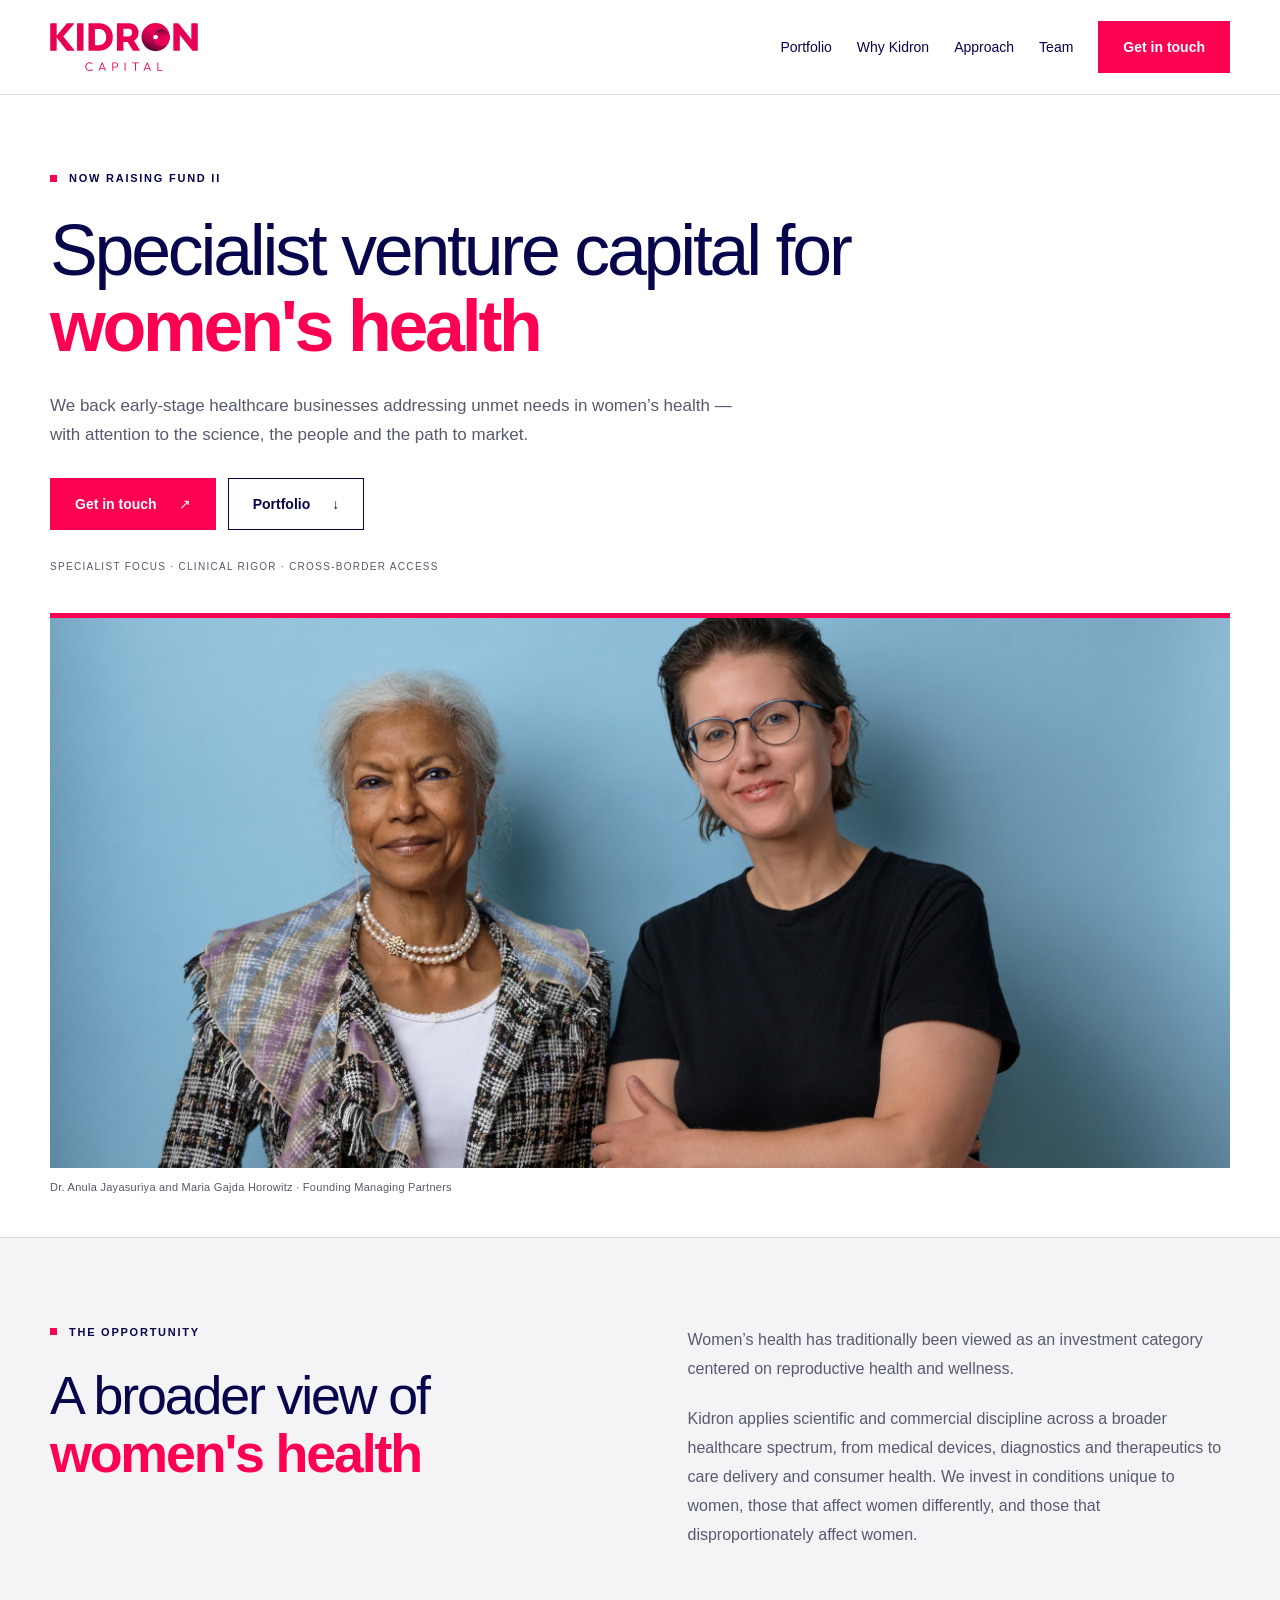
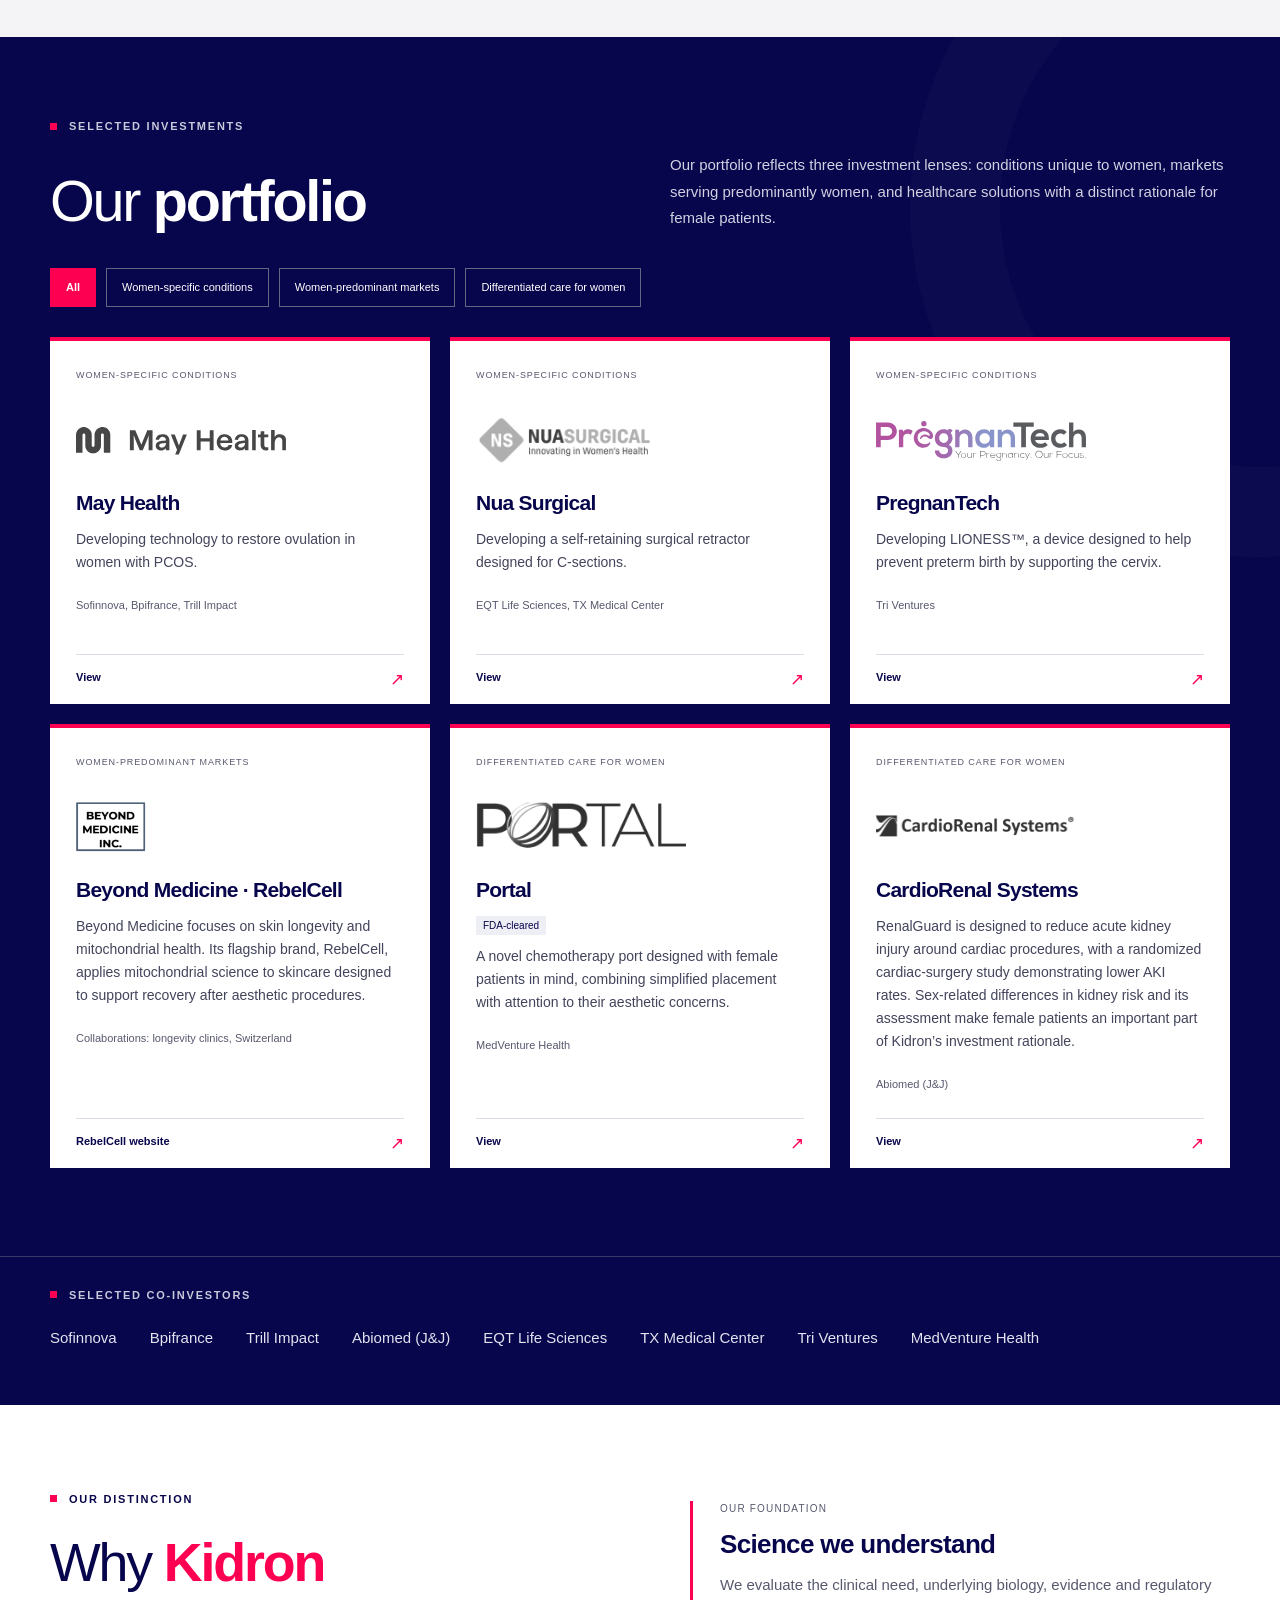
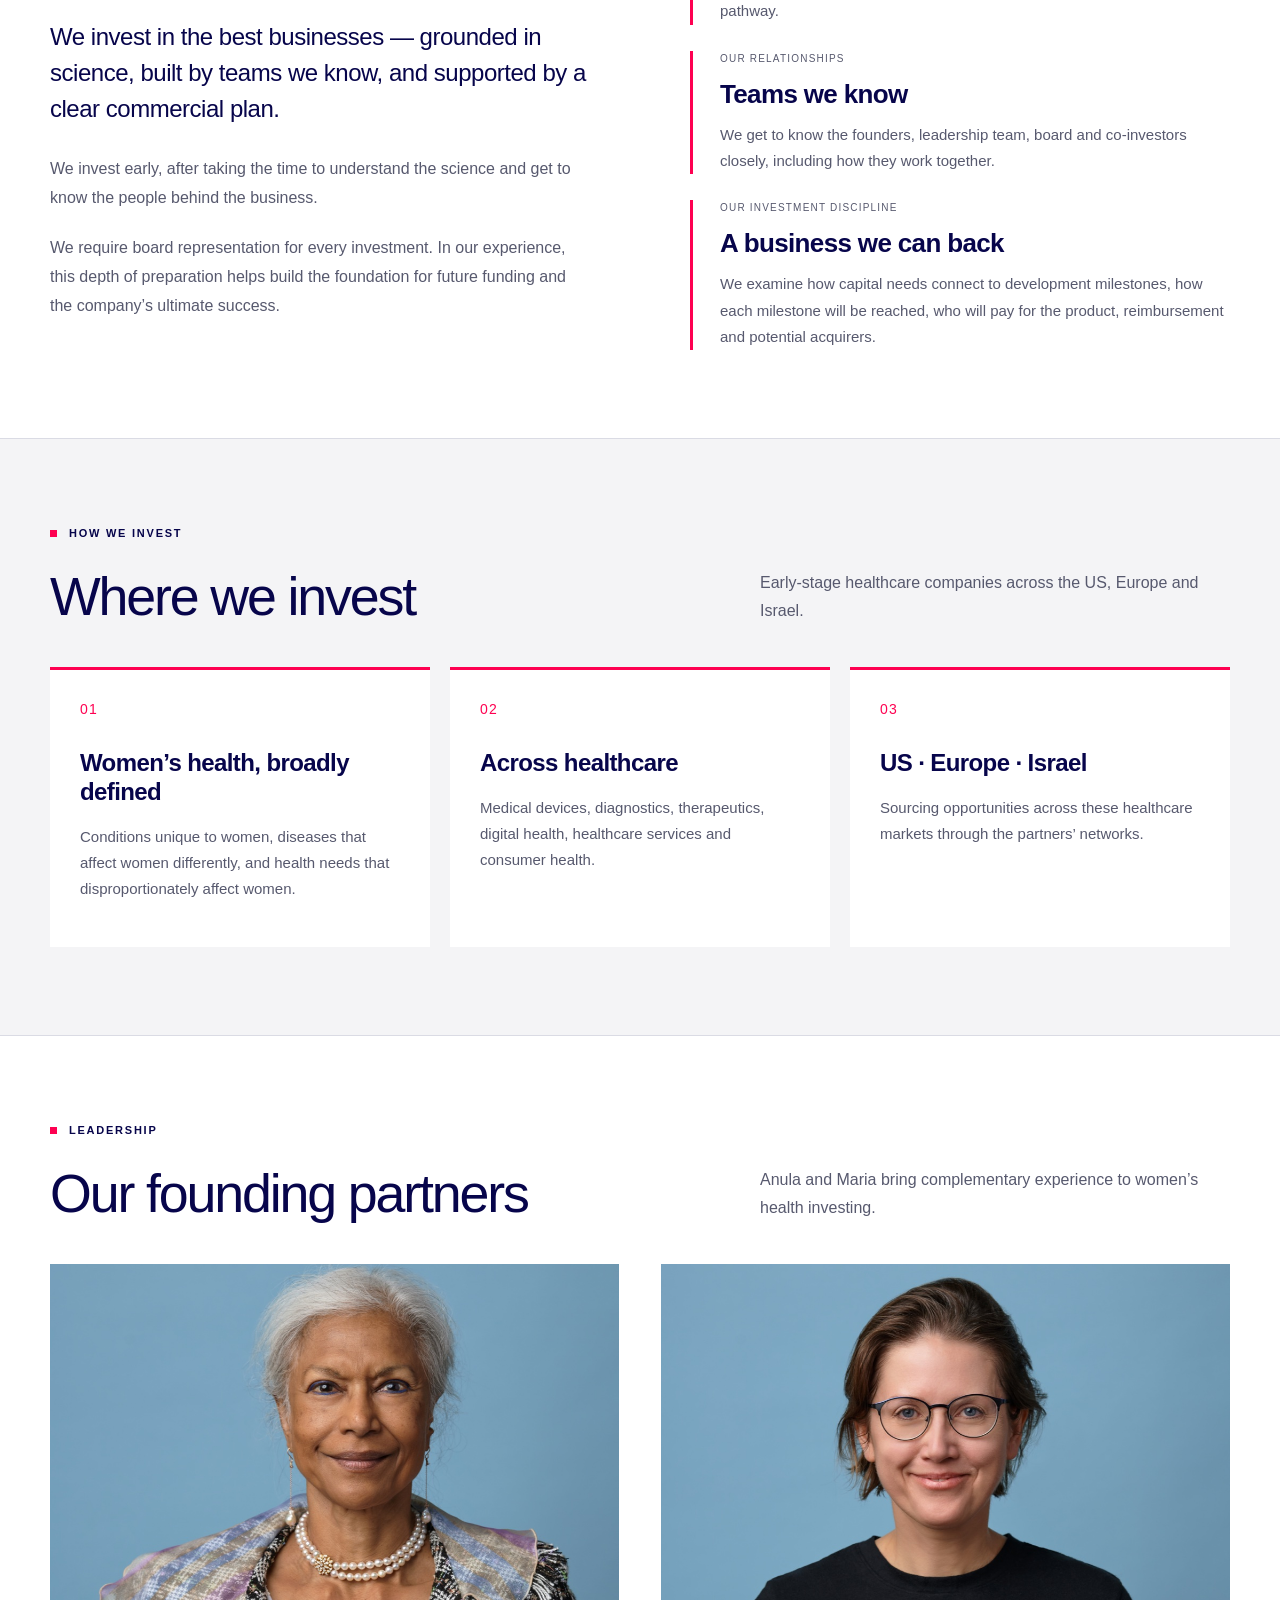
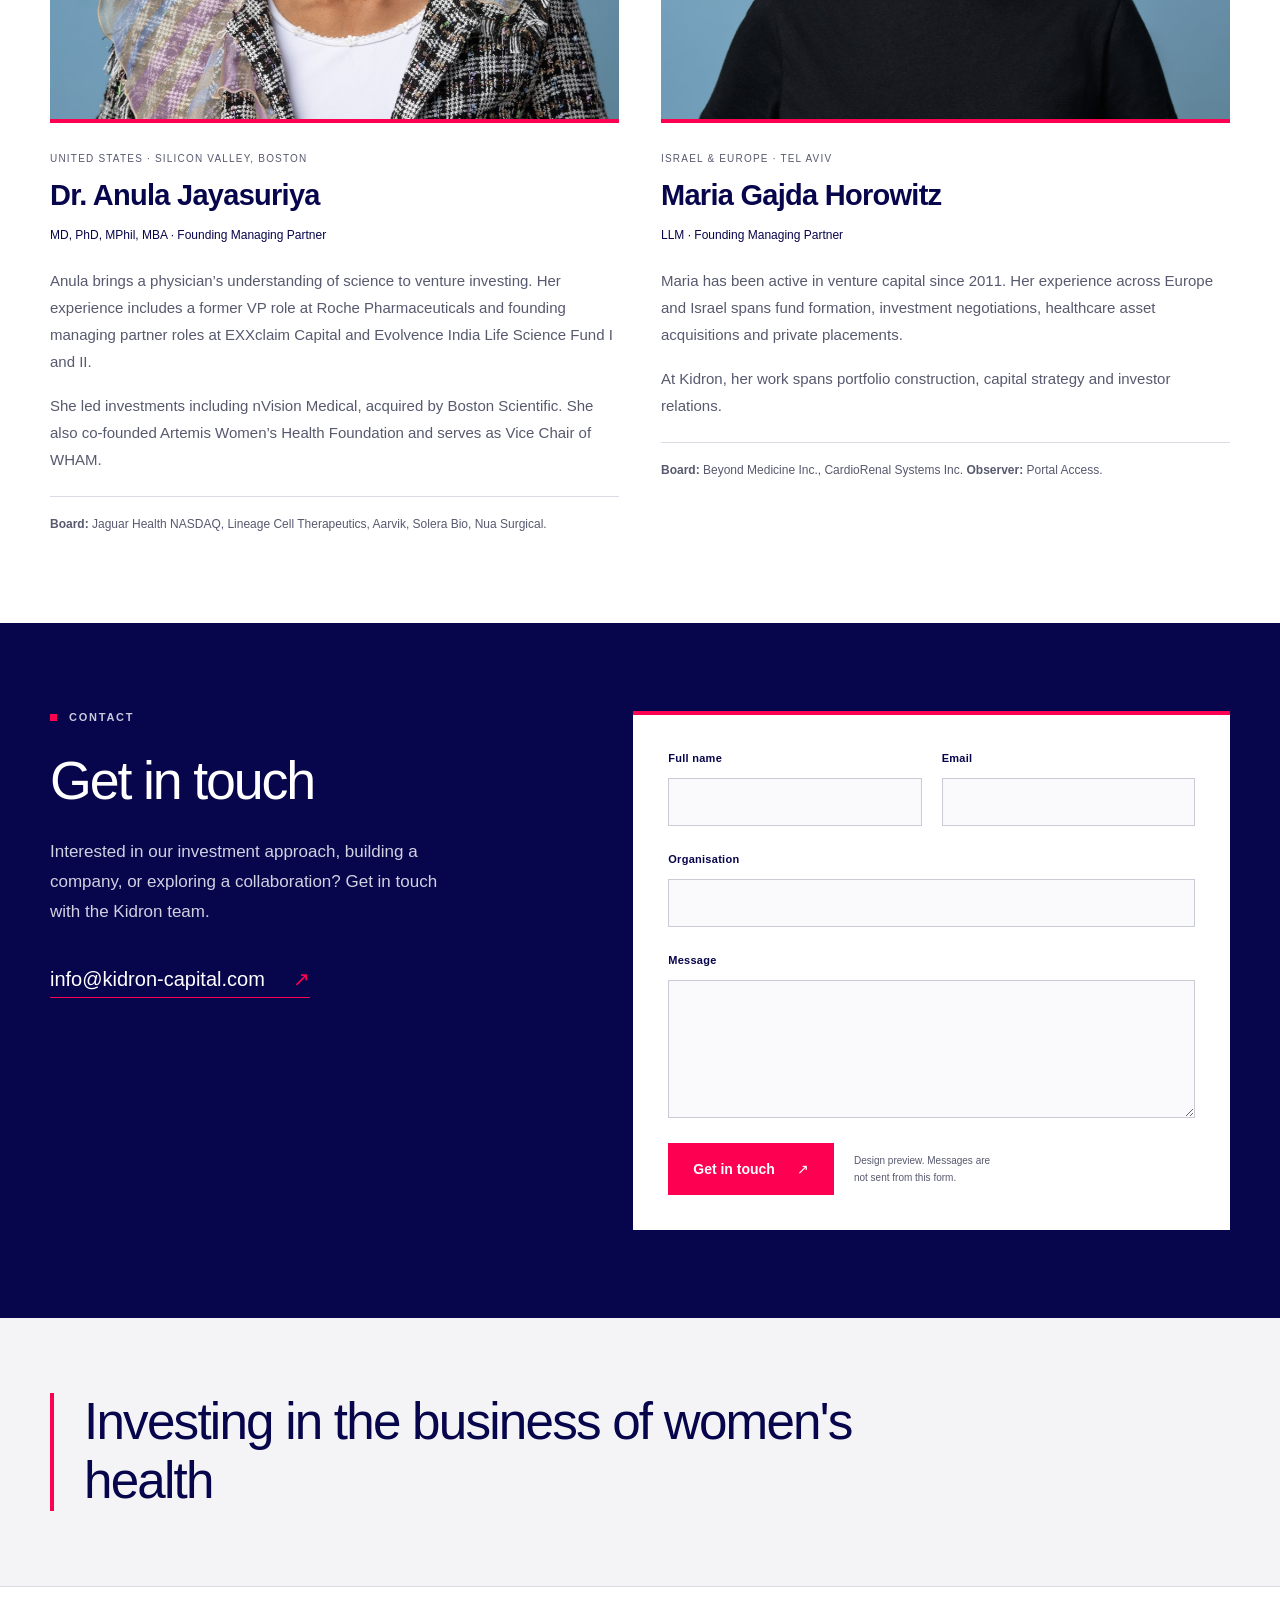
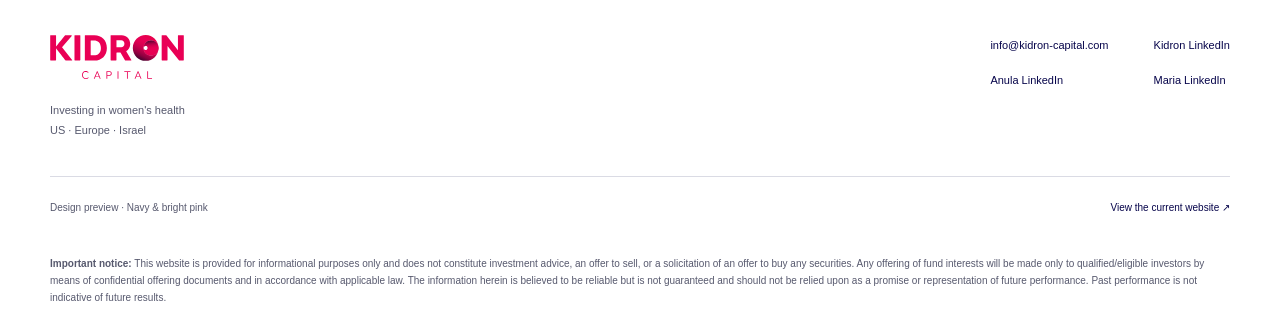
<file: static/proto-deck-navy-pink/index.html>
<!DOCTYPE html>
<html lang="en"><head><meta charset="utf-8"><meta name="viewport" content="width=device-width,initial-scale=1"><meta name="robots" content="noindex,nofollow"><meta name="description" content="Kidron Capital design preview in navy and bright pink."><title>Kidron Capital · Navy & bright pink preview</title><link rel="icon" href="../../images/favicon-32.png"><link rel="stylesheet" href="style.css"><link rel="stylesheet" href="full-site.css"></head>
<body><header class="header"><div class="wrap header-inner"><a class="brand" href="#top" aria-label="Kidron Capital"><img src="../../images/logo.svg" alt="Kidron Capital"></a><nav class="nav" aria-label="Main navigation"><a href="#portfolio">Portfolio</a><a href="#why-kidron">Why Kidron</a><a href="#approach">Approach</a><a href="#team">Team</a><a class="button" href="#contact">Get in touch</a></nav><details class="mobile-nav"><summary>Menu <span aria-hidden="true">+</span></summary><nav aria-label="Mobile navigation"><a href="#portfolio">Portfolio</a><a href="#why-kidron">Why Kidron</a><a href="#approach">Approach</a><a href="#team">Team</a><a href="#contact">Get in touch</a></nav></details></div></header><main><section class="hero" id="top"><div class="wrap"><p class="eyebrow">Now Raising Fund II</p><h1>Specialist venture capital for <strong>women's health</strong></h1><p class="intro">We back early-stage healthcare businesses addressing unmet needs in women’s health — with attention to the science, the people and the path to market.</p><div class="actions"><a class="button" href="#contact">Get in touch <span aria-hidden="true">↗</span></a><a class="button secondary" href="#portfolio">Portfolio <span aria-hidden="true">↓</span></a></div><p class="tagline">Specialist focus  ·  Clinical rigor  ·  Cross-border access</p>
<figure class="hero-photo"><img src="../../images/hero-duo.jpg" alt="Dr. Anula Jayasuriya and Maria Gajda Horowitz, Founding Managing Partners" fetchpriority="high"><figcaption>Dr. Anula Jayasuriya and Maria Gajda Horowitz · Founding Managing Partners</figcaption></figure></div></section>
<section class="section about" id="about"><div class="wrap split-intro"><div><p class="eyebrow">The opportunity</p><h2>A broader view of <strong>women&#x27;s health</strong></h2></div><div class="body-copy"><p>Women’s health has traditionally been viewed as an investment category centered on reproductive health and wellness.</p><p>Kidron applies scientific and commercial discipline across a broader healthcare spectrum, from medical devices, diagnostics and therapeutics to care delivery and consumer health. We invest in conditions unique to women, those that affect women differently, and those that disproportionately affect women.</p></div></div></section><section class="portfolio" id="portfolio"><div class="wrap"><p class="eyebrow">Selected investments</p><div class="portfolio-heading"><h2>Our <strong>portfolio</strong></h2><p class="portfolio-intro">Our portfolio reflects three investment lenses: conditions unique to women, markets serving predominantly women, and healthcare solutions with a distinct rationale for female patients.</p></div>
<div class="filters" role="group" aria-label="Filter portfolio by area"><button type="button" aria-pressed="true" data-filter="All">All</button><button type="button" aria-pressed="false" data-filter="Women-specific conditions">Women-specific conditions</button><button type="button" aria-pressed="false" data-filter="Women-predominant markets">Women-predominant markets</button><button type="button" aria-pressed="false" data-filter="Differentiated care for women">Differentiated care for women</button></div><div class="grid"><article class="card" data-category="Women-specific conditions">
<p class="category">Women-specific conditions</p><div class="logo"><img src="../../images/portfolio-may-health.svg" alt="May Health" loading="lazy"></div>
<h3>May Health</h3>
<p class="description">Developing technology to restore ovulation in women with PCOS.</p><p class="investors">Sofinnova, Bpifrance, Trill Impact</p>
<div class="card-bottom"><a href="https://mayhealth.com/" target="_blank" rel="noopener">View<span class="arrow" aria-hidden="true">↗</span></a></div>
</article>
<article class="card" data-category="Women-specific conditions">
<p class="category">Women-specific conditions</p><div class="logo"><img src="../../images/portfolio-nua-surgical.png" alt="Nua Surgical" loading="lazy"></div>
<h3>Nua Surgical</h3>
<p class="description">Developing a self-retaining surgical retractor designed for C-sections.</p><p class="investors">EQT Life Sciences, TX Medical Center</p>
<div class="card-bottom"><a href="https://nuasurgical.com/" target="_blank" rel="noopener">View<span class="arrow" aria-hidden="true">↗</span></a></div>
</article>
<article class="card" data-category="Women-specific conditions">
<p class="category">Women-specific conditions</p><div class="logo"><img src="../../images/portfolio-pregnantech.svg" alt="PregnanTech" loading="lazy"></div>
<h3>PregnanTech</h3>
<p class="description">Developing LIONESS™, a device designed to help prevent preterm birth by supporting the cervix.</p><p class="investors">Tri Ventures</p>
<div class="card-bottom"><a href="https://www.pregnantech.com/" target="_blank" rel="noopener">View<span class="arrow" aria-hidden="true">↗</span></a></div>
</article>
<article class="card" data-category="Women-predominant markets">
<p class="category">Women-predominant markets</p><div class="logo"><img src="../../images/portfolio-beyond-medicine.svg" alt="Beyond Medicine" loading="lazy"></div>
<h3>Beyond Medicine · RebelCell</h3>
<p class="description">Beyond Medicine focuses on skin longevity and mitochondrial health. Its flagship brand, RebelCell, applies mitochondrial science to skincare designed to support recovery after aesthetic procedures.</p><p class="investors">Collaborations: longevity clinics, Switzerland</p>
<div class="card-bottom"><a href="https://rebelcellskin.com/" target="_blank" rel="noopener">RebelCell website<span class="arrow" aria-hidden="true">↗</span></a></div>
</article>
<article class="card" data-category="Differentiated care for women">
<p class="category">Differentiated care for women</p><div class="logo"><img src="../../images/portfolio-portal.png" alt="Portal" loading="lazy"></div>
<h3>Portal</h3><div><span class="badge">FDA-cleared</span></div>
<p class="description">A novel chemotherapy port designed with female patients in mind, combining simplified placement with attention to their aesthetic concerns.</p><p class="investors">MedVenture Health</p>
<div class="card-bottom"><a href="https://portal-cath.com/" target="_blank" rel="noopener">View<span class="arrow" aria-hidden="true">↗</span></a></div>
</article>
<article class="card" data-category="Differentiated care for women">
<p class="category">Differentiated care for women</p><div class="logo"><img src="../../images/portfolio-cardiorenal.svg" alt="CardioRenal Systems" loading="lazy"></div>
<h3>CardioRenal Systems</h3>
<p class="description">RenalGuard is designed to reduce acute kidney injury around cardiac procedures, with a randomized cardiac-surgery study demonstrating lower AKI rates. Sex-related differences in kidney risk and its assessment make female patients an important part of Kidron’s investment rationale.</p><p class="investors">Abiomed (J&amp;J)</p>
<div class="card-bottom"><a href="https://cardiorenalsystems.com/" target="_blank" rel="noopener">View<span class="arrow" aria-hidden="true">↗</span></a></div>
</article></div><p class="sr-status" aria-live="polite" style="position:absolute;width:1px;height:1px;overflow:hidden;clip-path:inset(50%)">6 portfolio companies shown</p></div></section><section class="coinvestors" id="co-investors"><div class="wrap"><p class="eyebrow">Selected co-investors</p><ul><li>Sofinnova</li><li>Bpifrance</li><li>Trill Impact</li><li>Abiomed (J&amp;J)</li><li>EQT Life Sciences</li><li>TX Medical Center</li><li>Tri Ventures</li><li>MedVenture Health</li></ul></div></section><section class="section why" id="why-kidron"><div class="wrap why-grid"><div><p class="eyebrow">Our distinction</p><h2>Why <strong>Kidron</strong></h2><p class="lead">We invest in the best businesses — grounded in science, built by teams we know, and supported by a clear commercial plan.</p><div class="body-copy"><p>We invest early, after taking the time to understand the science and get to know the people behind the business.</p><p>We require board representation for every investment. In our experience, this depth of preparation helps build the foundation for future funding and the company’s ultimate success.</p></div></div><div class="principles"><article class="principle"><p class="small-label">Our foundation</p><h3><strong>Science</strong> we understand</h3><p>We evaluate the clinical need, underlying biology, evidence and regulatory pathway.</p></article><article class="principle"><p class="small-label">Our relationships</p><h3><strong>Teams</strong> we know</h3><p>We get to know the founders, leadership team, board and co-investors closely, including how they work together.</p></article><article class="principle"><p class="small-label">Our investment discipline</p><h3>A <strong>business</strong> we can back</h3><p>We examine how capital needs connect to development milestones, how each milestone will be reached, who will pay for the product, reimbursement and potential acquirers.</p></article></div></div></section><section class="section approach" id="approach"><div class="wrap"><div class="section-heading"><div><p class="eyebrow">How we invest</p><h2>Where we invest</h2></div><p class="section-intro">Early-stage healthcare companies across the US, Europe and Israel.</p></div><div class="approach-grid"><article class="approach-card"><span class="num">01</span><h3>Women’s health, broadly defined</h3><p>Conditions unique to women, diseases that affect women differently, and health needs that disproportionately affect women.</p></article><article class="approach-card"><span class="num">02</span><h3>Across healthcare</h3><p>Medical devices, diagnostics, therapeutics, digital health, healthcare services and consumer health.</p></article><article class="approach-card"><span class="num">03</span><h3>US · Europe · Israel</h3><p>Sourcing opportunities across these healthcare markets through the partners’ networks.</p></article></div></div></section><section class="section team" id="team"><div class="wrap"><div class="section-heading"><div><p class="eyebrow">Leadership</p><h2>Our founding partners</h2></div><div class="section-intro"><p>Anula and Maria bring complementary experience to women’s health investing.</p></div></div><div class="partners"><article class="partner"><div class="portrait"><img src="../../images/anula-headshot-watson.jpg" alt="Dr. Anula Jayasuriya" loading="lazy"></div><div class="partner-copy"><p class="small-label">United States · Silicon Valley, Boston</p><h3>Dr. Anula Jayasuriya</h3><p class="credentials">MD, PhD, MPhil, MBA · Founding Managing Partner</p><div class="bio"><p>Anula brings a physician’s understanding of science to venture investing. Her experience includes a former VP role at Roche Pharmaceuticals and founding managing partner roles at EXXclaim Capital and Evolvence India Life Science Fund I and II.</p><p>She led investments including nVision Medical, acquired by Boston Scientific. She also co-founded Artemis Women’s Health Foundation and serves as Vice Chair of WHAM.</p><p><strong>Board:</strong> Jaguar Health NASDAQ, Lineage Cell Therapeutics, Aarvik, Solera Bio, Nua Surgical.</p></div></div></article><article class="partner"><div class="portrait"><img src="../../images/maria-headshot-watson.jpg" alt="Maria Gajda Horowitz" loading="lazy"></div><div class="partner-copy"><p class="small-label">Israel &amp; Europe · Tel Aviv</p><h3>Maria Gajda Horowitz</h3><p class="credentials">LLM · Founding Managing Partner</p><div class="bio"><p>Maria has been active in venture capital since 2011. Her experience across Europe and Israel spans fund formation, investment negotiations, healthcare asset acquisitions and private placements.</p><p>At Kidron, her work spans portfolio construction, capital strategy and investor relations.</p><p><strong>Board:</strong> Beyond Medicine Inc., CardioRenal Systems Inc. <strong>Observer:</strong> Portal Access.</p></div></div></article></div></div></section><section class="section contact" id="contact"><div class="wrap contact-grid"><div><p class="eyebrow">Contact</p><h2>Get in touch</h2><p class="contact-intro">Interested in our investment approach, building a company, or exploring a collaboration? Get in touch with the Kidron team.</p><a class="email-link" href="mailto:info@kidron-capital.com">info@kidron-capital.com <span aria-hidden="true">↗</span></a></div><form class="contact-form" id="preview-contact" aria-label="Contact form design preview"><div class="field"><label for="contact-name">Full name</label><input id="contact-name" name="name" type="text" required></div><div class="field"><label for="contact-email">Email</label><input id="contact-email" name="email" type="email" required></div><div class="field wide"><label for="contact-institution">Organisation</label><input id="contact-institution" name="institution" type="text"></div><div class="field wide"><label for="contact-message">Message</label><textarea id="contact-message" name="message" rows="5"></textarea></div><div class="form-actions wide"><button type="button" id="preview-submit" class="button">Get in touch <span aria-hidden="true">↗</span></button><p class="form-note">Design preview. Messages are not sent from this form.</p></div><p id="form-feedback" class="wide form-feedback" role="status" hidden>To contact Kidron, please email <a href="mailto:info@kidron-capital.com">info@kidron-capital.com</a> or use the <a href="https://kidron-capital.com/#contact">current website</a>.</p></form></div></section><section class="closing"><div class="wrap"><p>Investing in the business of women&#x27;s health</p></div></section></main><footer class="footer"><div class="wrap footer-main"><div><a class="footer-brand" href="#top"><img src="../../images/logo.svg" alt="Kidron Capital"></a><p>Investing in women&#x27;s health<br>US · Europe · Israel</p></div><div class="footer-links"><a href="mailto:info@kidron-capital.com">info@kidron-capital.com</a><a href="https://www.linkedin.com/company/kidron-capital-assets-lp/">Kidron LinkedIn</a><a href="https://www.linkedin.com/in/anulajayasuriya/">Anula LinkedIn</a><a href="https://www.linkedin.com/in/maria-gajda-horowitz/">Maria LinkedIn</a></div></div><div class="wrap footer-bottom"><span>Design preview · Navy &amp; bright pink</span><a href="https://kidron-capital.com/">View the current website ↗</a></div></footer><div class="notice"><strong>Important notice:</strong> This website is provided for informational purposes only and does not constitute investment advice, an offer to sell, or a solicitation of an offer to buy any securities. Any offering of fund interests will be made only to qualified/eligible investors by means of confidential offering documents and in accordance with applicable law. The information herein is believed to be reliable but is not guaranteed and should not be relied upon as a promise or representation of future performance. Past performance is not indicative of future results.</div><script>document.querySelectorAll('[data-filter]').forEach(button=>{button.addEventListener('click',()=>{const chosen=button.dataset.filter;document.querySelectorAll('[data-filter]').forEach(b=>b.setAttribute('aria-pressed',String(b===button)));let count=0;document.querySelectorAll('[data-category]').forEach(card=>{card.hidden=chosen!=='All'&&card.dataset.category!==chosen;if(!card.hidden)count++;});document.querySelector('.sr-status').textContent=count+' portfolio '+(count===1?'company':'companies')+' shown';});});document.querySelectorAll(".mobile-nav a").forEach(a=>a.addEventListener("click",()=>a.closest("details").open=false));document.getElementById("preview-contact").addEventListener("submit",e=>e.preventDefault());document.getElementById("preview-submit").addEventListener("click",()=>{document.getElementById("form-feedback").hidden=false;});</script></body></html>
</file>
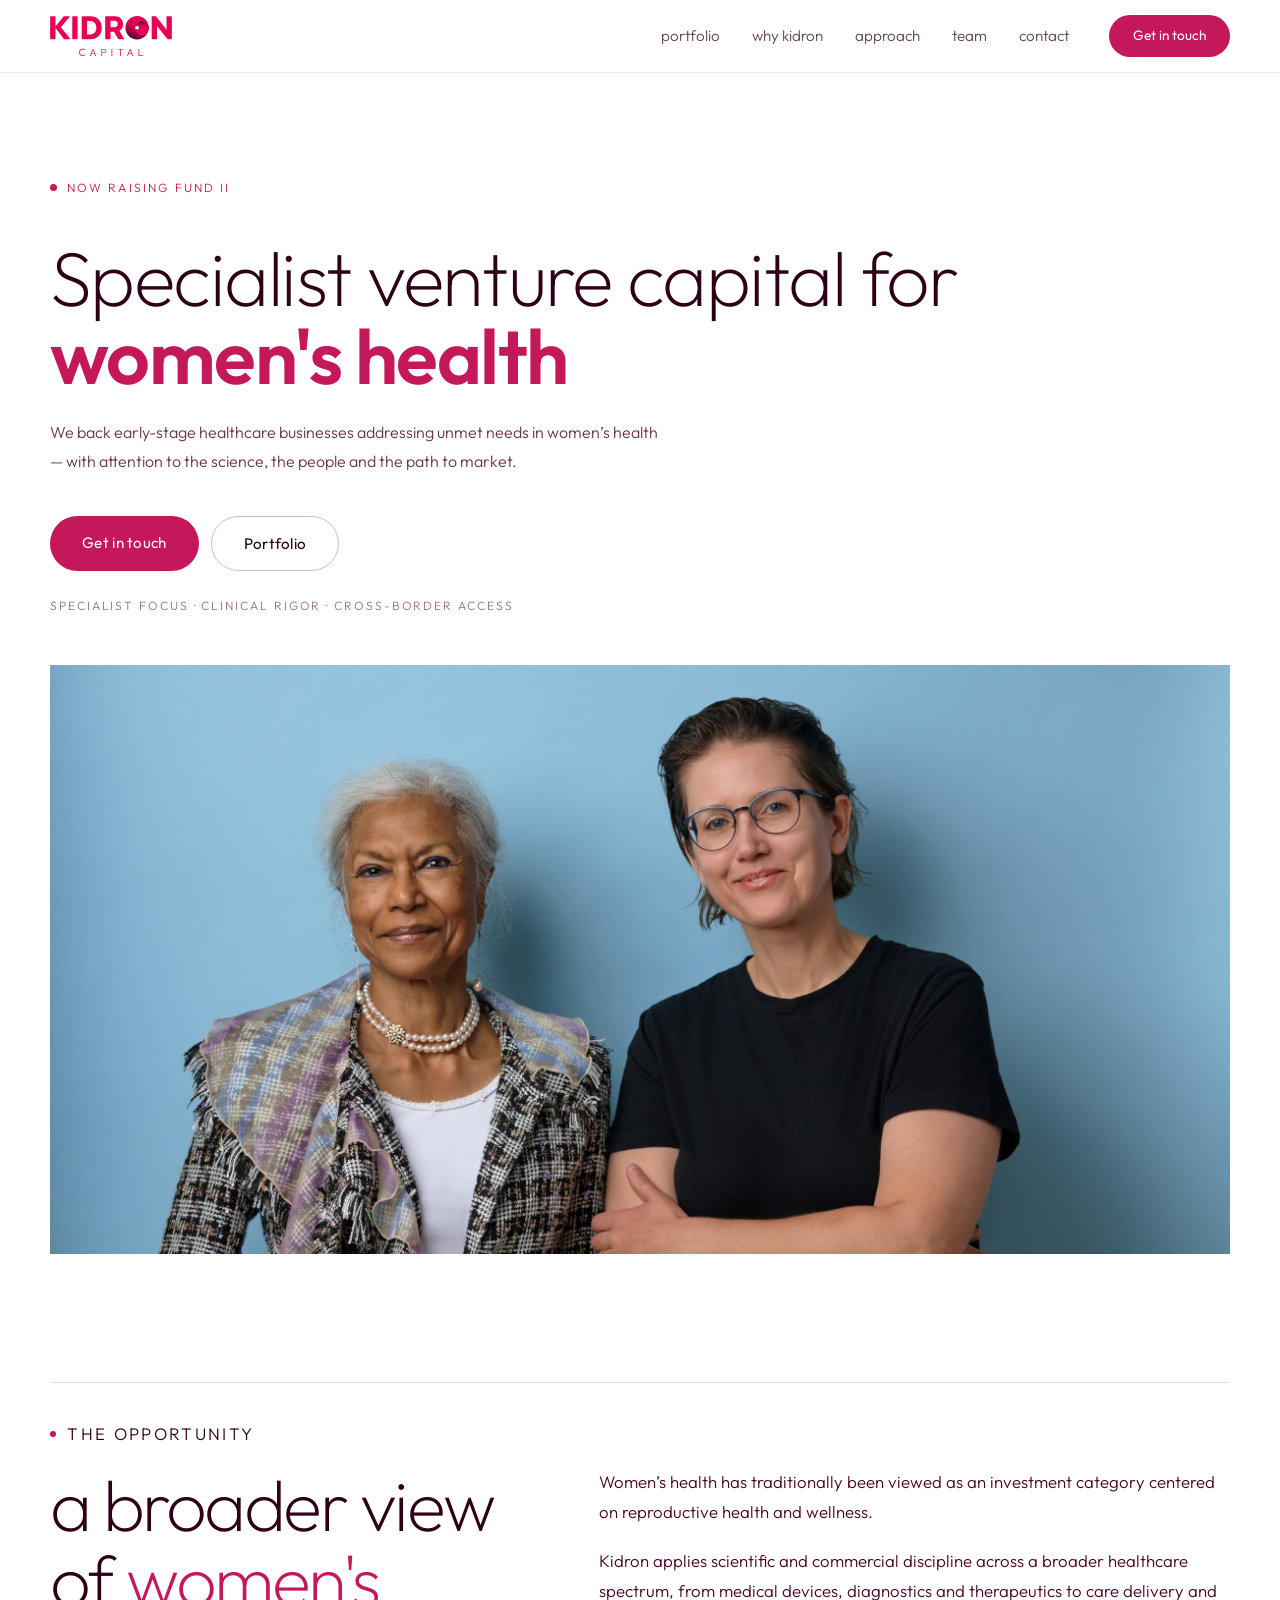
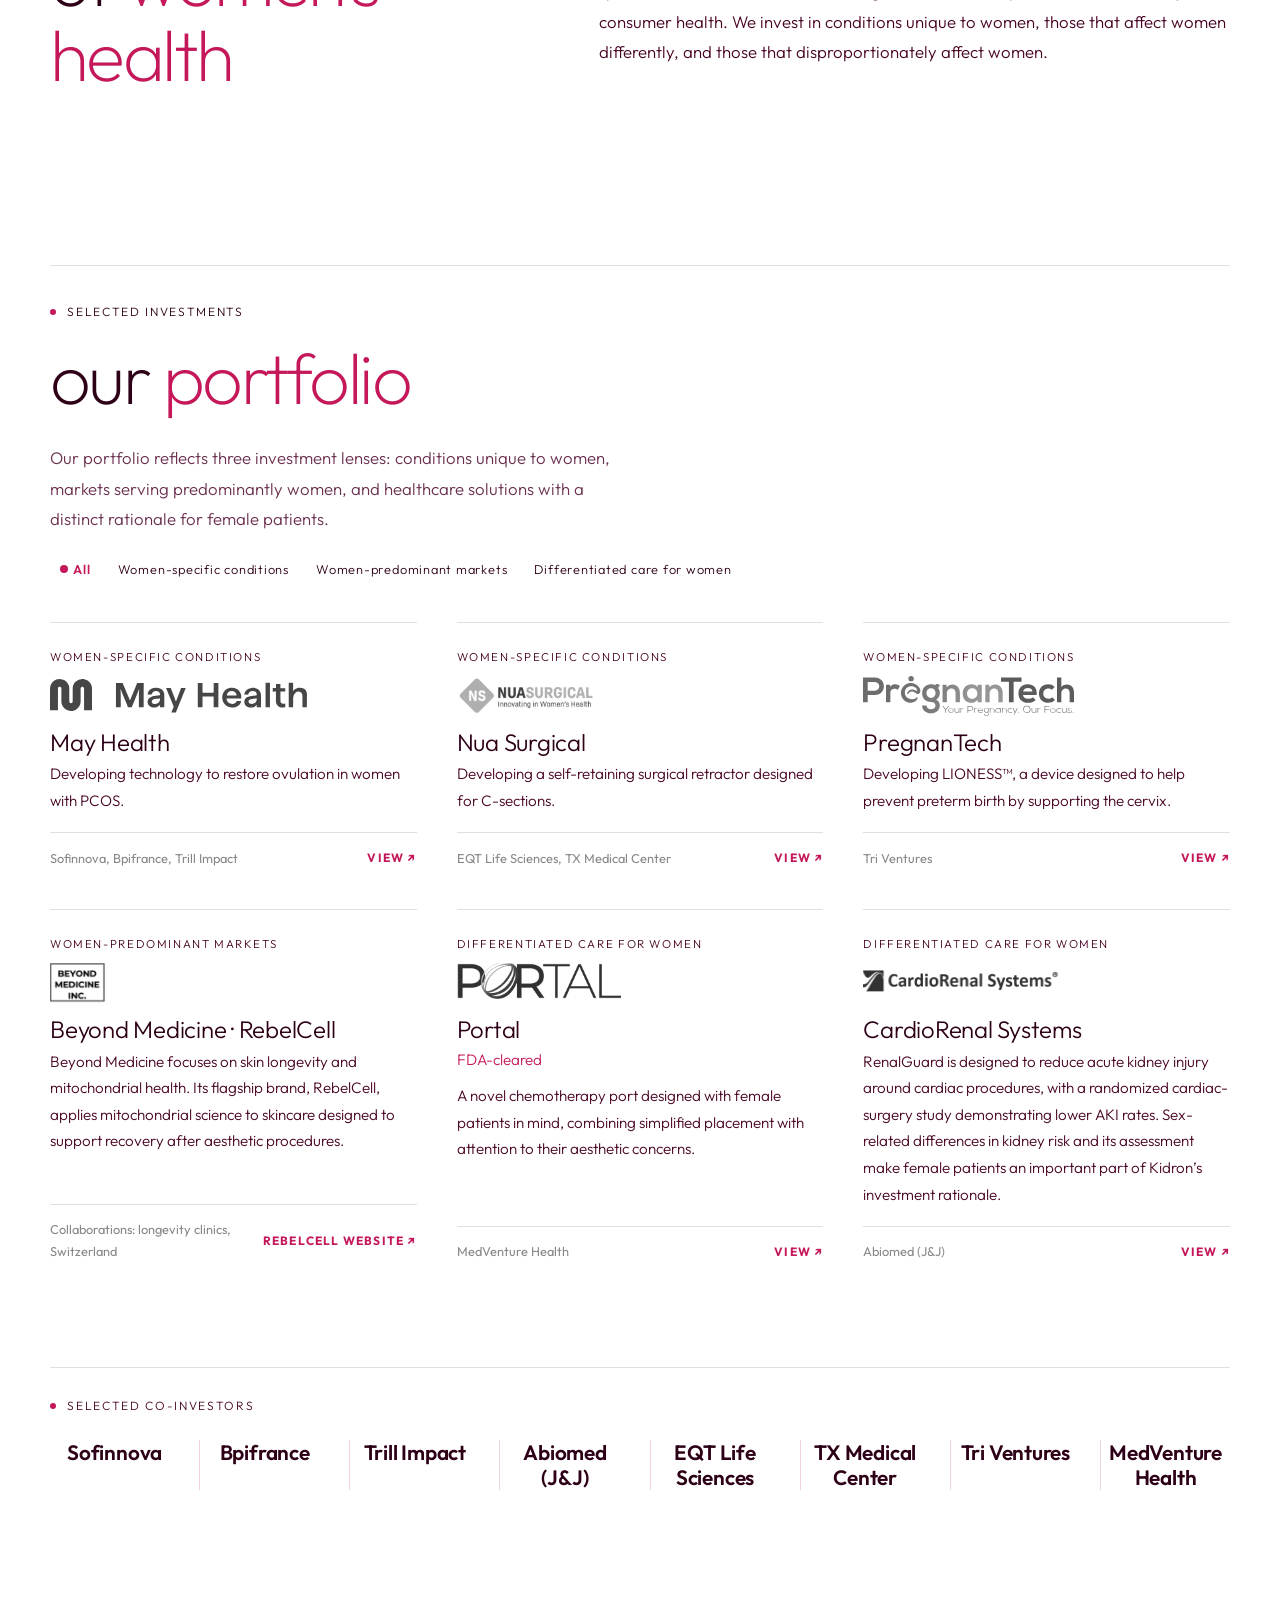
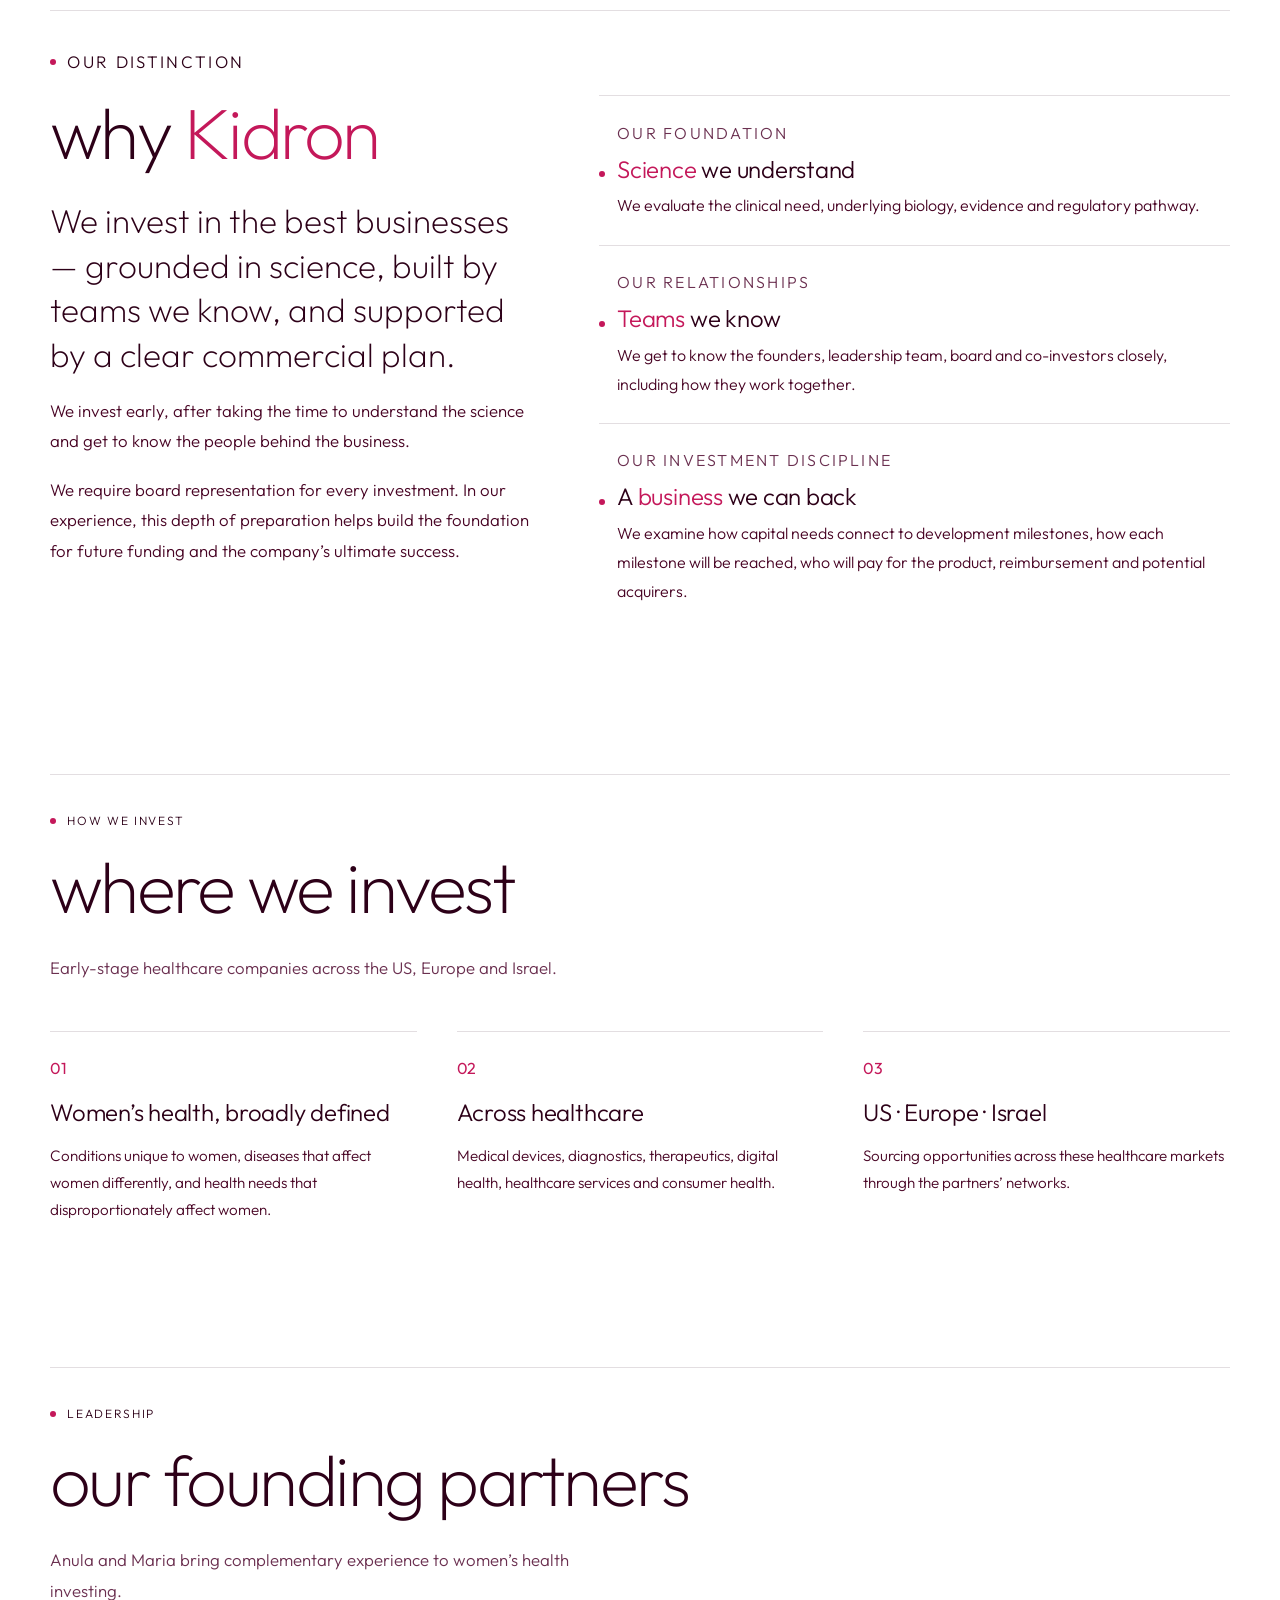
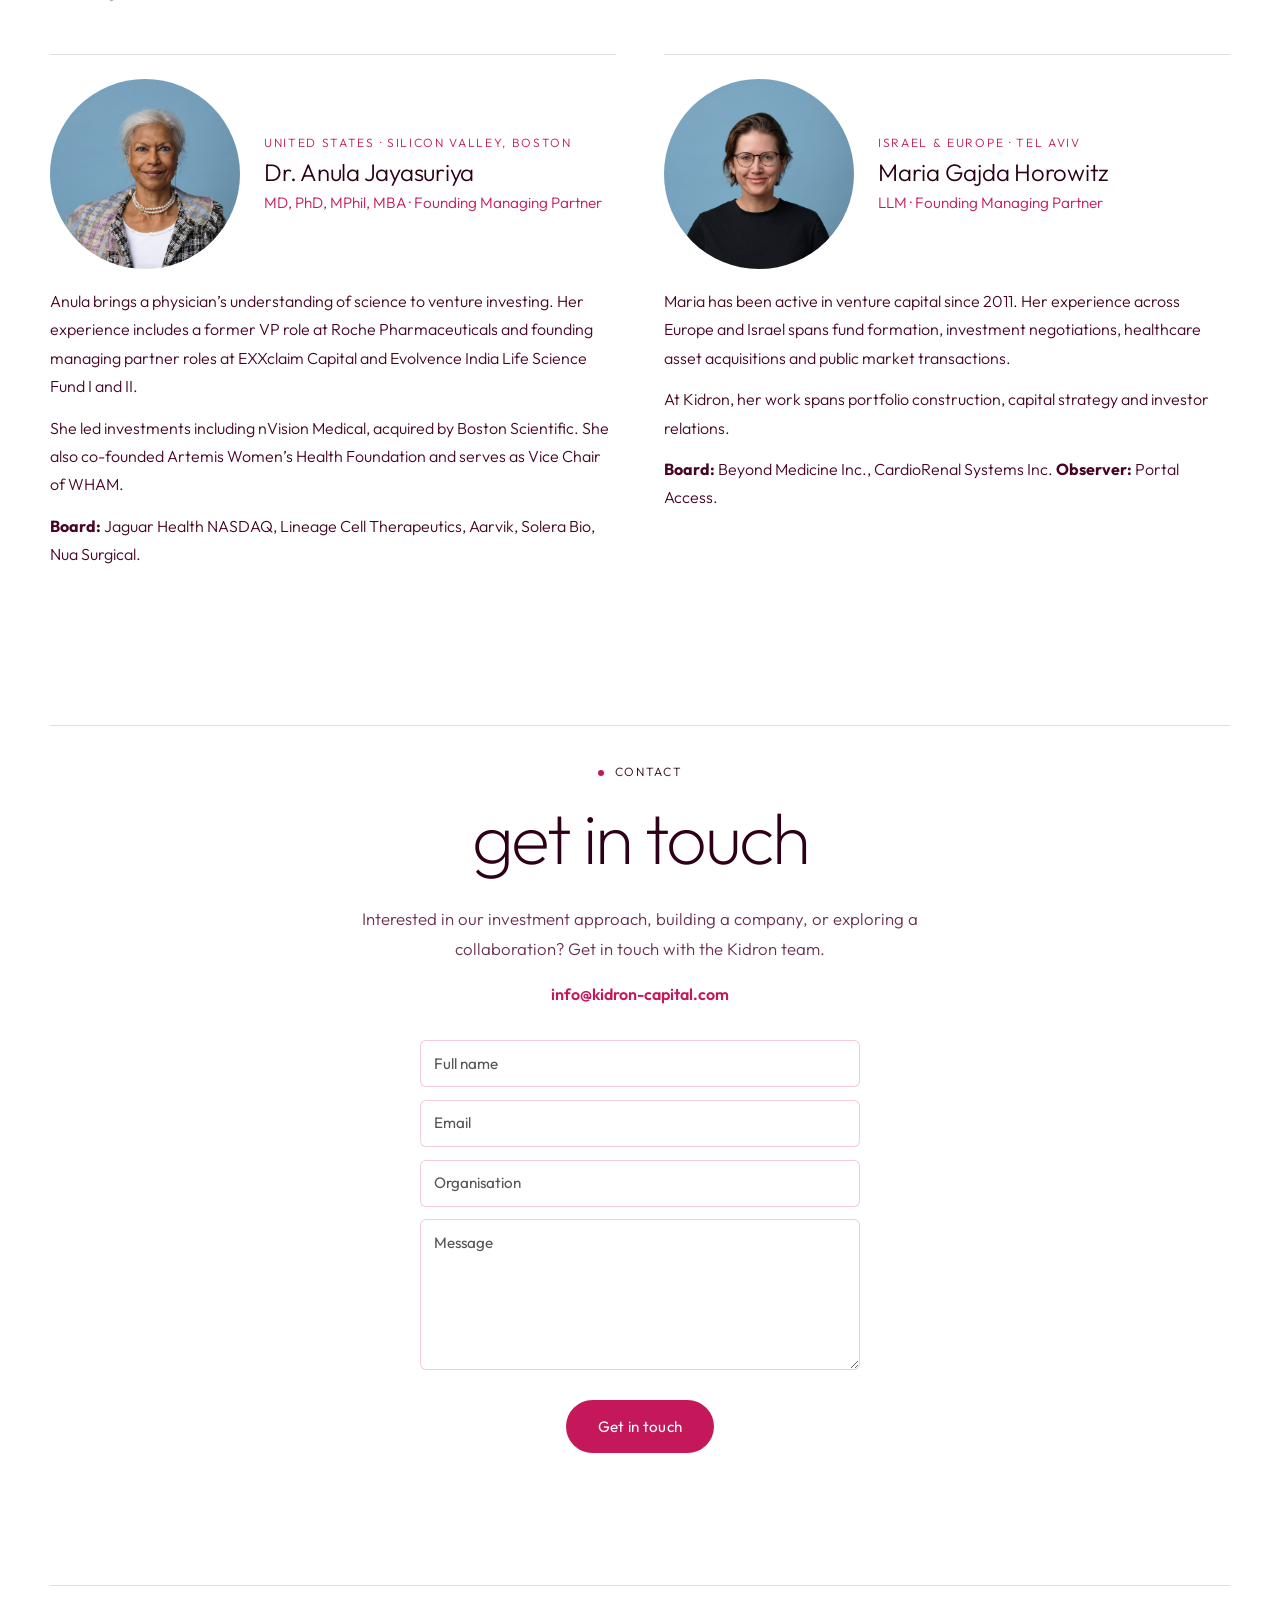
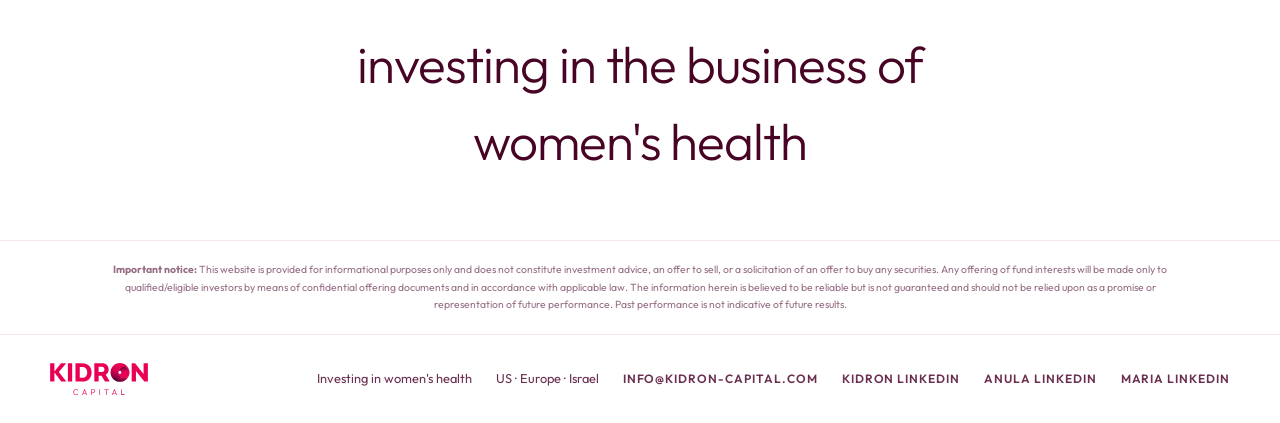
<file: static/proto-quiet-section-rules/index.html>
<!doctype html>
<html lang="en">
<head>
<meta charset="utf-8">
<meta name="viewport" content="width=device-width, initial-scale=1">
<title>Kidron Capital</title>
<meta name="description" content="Kidron Capital is a specialist early-stage healthcare venture firm investing in women's health and sex-specific biology across devices, diagnostics, digital health, care delivery, and therapeutics.">
<meta name="robots" content="noindex,nofollow">
<link rel="canonical" href="https://kidron-capital.com">
<meta property="og:title" content="Kidron Capital"><meta property="og:description" content="Kidron Capital is a specialist early-stage healthcare venture firm investing in women's health and sex-specific biology across devices, diagnostics, digital health, care delivery, and therapeutics."><meta property="og:type" content="website"><meta property="og:image" content="https://kidron-capital.com/images/social-share.png"><meta name="twitter:card" content="summary_large_image">
<link rel="icon" href="images/favicon-32.png" sizes="32x32"><link rel="icon" href="images/favicon-192.png" sizes="192x192"><link rel="apple-touch-icon" href="images/apple-touch-icon.png">
<link rel="preconnect" href="https://fonts.googleapis.com"><link rel="preconnect" href="https://fonts.gstatic.com" crossorigin><link href="https://fonts.googleapis.com/css2?family=Outfit:wght@350..900&display=swap" rel="stylesheet">
<style>:root{--ink:#2D0018;--accent:#C4185A;--accent-dark:#6B0030;--secondary:#6B0030;--surface:#FDF0F5;--muted:#6B3050;--font:"Outfit",system-ui,sans-serif}</style>
<link rel="stylesheet" href="theme/styles.css">
<script src="theme/scripts.js" defer></script>
<link rel="stylesheet" href="quiet-section-rules.css">
</head>
<body class="skin-bold skin-light skin-airy preview-quiet">
<header class="topbar">
  <div class="wrap topbar__inner">
    <a class="logo" href="index.html#top"><img src="images/logo.svg" alt="Kidron Capital"></a>
    <button class="menu-toggle" type="button" aria-expanded="false" aria-controls="nav" aria-label="Menu"><span></span><span></span><span></span></button>
    <nav id="nav" class="nav"><a href="index.html#portfolio">Portfolio</a><a href="index.html#why-kidron">Why Kidron</a><a href="index.html#approach">Approach</a><a href="index.html#team">Team</a><a href="index.html#contact">Contact</a></nav><a class="btn header-cta" href="#contact">Get in touch</a>
  </div>
</header>
<main>
<section class="hero-split tone tone--white" id="top">
  <div class="hero-split__text">
    <p class="hero-split__eyebrow" data-type="Now Raising Fund II">Now Raising Fund II</p>
    <h1>Specialist venture capital for <em>women's health</em></h1>
    <p>We back early-stage healthcare businesses addressing unmet needs in women’s health — with attention to the science, the people and the path to market.</p>
    <div class="btn-row"><a class="btn" href="#contact">Get in touch</a><a class="btn btn--ghost" href="#portfolio">Portfolio</a></div>
    <p class="hero-split__tagline">Specialist focus  ·  Clinical rigor  ·  Cross-border access</p>
  </div>
  <div class="hero-split__media"><img src="images/hero-duo.jpg" alt="Dr. Anula Jayasuriya and Maria Gajda Horowitz, Founding Managing Partners" fetchpriority="high"></div>
</section>

<section class="sec textsec tone tone--white" id="about">
  <div class="wrap">
    <p class="eyebrow">The opportunity</p>
    <div class="textsec__grid">
      <div class="textsec__main">
        <h2>A broader view of <em>women's health</em></h2>



      </div>
      <div class="textsec__side">
        <p>Women’s health has traditionally been viewed as an investment category centered on reproductive health and wellness.</p><p>Kidron applies scientific and commercial discipline across a broader healthcare spectrum, from medical devices, diagnostics and therapeutics to care delivery and consumer health. We invest in conditions unique to women, those that affect women differently, and those that disproportionately affect women.</p>



      </div>
    </div>


  </div>
</section>

<section class="sec pgrid tone tone--white" id="portfolio">
  <div class="wrap">
    <div class="sec__head">
      <p class="eyebrow">Selected investments</p>
      <h2>Our <em>portfolio</em></h2>
      <p class="sec__intro">Our portfolio reflects three investment lenses: conditions unique to women, markets serving predominantly women, and healthcare solutions with a distinct rationale for female patients.</p>
    </div>
    <div class="pgrid__filter" role="group" aria-label="Filter by area"><button type="button" class="chip" aria-pressed="true" data-cat="">All</button><button type="button" class="chip" aria-pressed="false" data-cat="Women-specific conditions">Women-specific conditions</button><button type="button" class="chip" aria-pressed="false" data-cat="Women-predominant markets">Women-predominant markets</button><button type="button" class="chip" aria-pressed="false" data-cat="Differentiated care for women">Differentiated care for women</button></div>
    <div class="pgrid__grid">

      <article class="pcard" data-cat="Women-specific conditions">
        <p class="eyebrow">Women-specific conditions</p>
        <img class="pcard__logo" src="images/portfolio-may-health.svg" alt="May Health" loading="lazy">
        <h3>May Health</h3>

        <div class="pcard__body"><p>Developing technology to restore ovulation in women with PCOS.</p></div>
        <div class="pcard__foot"><span>Sofinnova, Bpifrance, Trill Impact</span><a href="https://mayhealth.com/" target="_blank" rel="noopener">View ↗</a></div>
      </article>
      <article class="pcard" data-cat="Women-specific conditions">
        <p class="eyebrow">Women-specific conditions</p>
        <img class="pcard__logo" src="images/portfolio-nua-surgical.png" alt="Nua Surgical" loading="lazy">
        <h3>Nua Surgical</h3>

        <div class="pcard__body"><p>Developing a self-retaining surgical retractor designed for C-sections.</p></div>
        <div class="pcard__foot"><span>EQT Life Sciences, TX Medical Center</span><a href="https://nuasurgical.com/" target="_blank" rel="noopener">View ↗</a></div>
      </article>
      <article class="pcard" data-cat="Women-specific conditions">
        <p class="eyebrow">Women-specific conditions</p>
        <img class="pcard__logo" src="images/portfolio-pregnantech.svg" alt="PregnanTech" loading="lazy">
        <h3>PregnanTech</h3>

        <div class="pcard__body"><p>Developing LIONESS™, a device designed to help prevent preterm birth by supporting the cervix.</p></div>
        <div class="pcard__foot"><span>Tri Ventures</span><a href="https://www.pregnantech.com/" target="_blank" rel="noopener">View ↗</a></div>
      </article>
      <article class="pcard" data-cat="Women-predominant markets">
        <p class="eyebrow">Women-predominant markets</p>
        <img class="pcard__logo" src="images/portfolio-beyond-medicine.svg" alt="Beyond Medicine" loading="lazy">
        <h3>Beyond Medicine · RebelCell</h3>

        <div class="pcard__body"><p>Beyond Medicine focuses on skin longevity and mitochondrial health. Its flagship brand, RebelCell, applies mitochondrial science to skincare designed to support recovery after aesthetic procedures.</p></div>
        <div class="pcard__foot"><span>Collaborations: longevity clinics, Switzerland</span><a href="https://rebelcellskin.com/" target="_blank" rel="noopener">RebelCell website ↗</a></div>
      </article>
      <article class="pcard" data-cat="Differentiated care for women">
        <p class="eyebrow">Differentiated care for women</p>
        <img class="pcard__logo" src="images/portfolio-portal.png" alt="Portal" loading="lazy">
        <h3>Portal</h3>
        <p class="pcard__title">FDA-cleared</p>
        <div class="pcard__body"><p>A novel chemotherapy port designed with female patients in mind, combining simplified placement with attention to their aesthetic concerns.</p></div>
        <div class="pcard__foot"><span>MedVenture Health</span><a href="https://portal-cath.com/" target="_blank" rel="noopener">View ↗</a></div>
      </article>
      <article class="pcard" data-cat="Differentiated care for women">
        <p class="eyebrow">Differentiated care for women</p>
        <img class="pcard__logo" src="images/portfolio-cardiorenal.svg" alt="CardioRenal Systems" loading="lazy">
        <h3>CardioRenal Systems</h3>

        <div class="pcard__body"><p>RenalGuard is designed to reduce acute kidney injury around cardiac procedures, with a randomized cardiac-surgery study demonstrating lower AKI rates. Sex-related differences in kidney risk and its assessment make female patients an important part of Kidron’s investment rationale.</p></div>
        <div class="pcard__foot"><span>Abiomed (J&amp;J)</span><a href="https://cardiorenalsystems.com/" target="_blank" rel="noopener">View ↗</a></div>
      </article>
    </div>
  </div>
</section>

<section class="strip tone tone--white" id="co-investors">
  <div class="wrap"><p class="strip__title">Selected co-investors</p></div>
  <div class="wrap strip__inner">
    <div class="strip__item"><strong>Sofinnova</strong></div><div class="strip__item"><strong>Bpifrance</strong></div><div class="strip__item"><strong>Trill Impact</strong></div><div class="strip__item"><strong>Abiomed (J&amp;J)</strong></div><div class="strip__item"><strong>EQT Life Sciences</strong></div><div class="strip__item"><strong>TX Medical Center</strong></div><div class="strip__item"><strong>Tri Ventures</strong></div><div class="strip__item"><strong>MedVenture Health</strong></div>
  </div>
</section>

<section class="sec textsec tone tone--white" id="why-kidron">
  <div class="wrap">
    <p class="eyebrow">Our distinction</p>
    <div class="textsec__grid">
      <div class="textsec__main">
        <h2>Why <em>Kidron</em></h2>
        <p class="textsec__lead">We invest in the best businesses — grounded in science, built by teams we know, and supported by a clear commercial plan.</p>
        <p>We invest early, after taking the time to understand the science and get to know the people behind the business.</p><p>We require board representation for every investment. In our experience, this depth of preparation helps build the foundation for future funding and the company’s ultimate success.</p>

      </div>
      <div class="textsec__side">



        <div class="aside-card"><p class="eyebrow">Our foundation</p><h3><em>Science</em> we understand</h3><p>We evaluate the clinical need, underlying biology, evidence and regulatory pathway.</p></div><div class="aside-card"><p class="eyebrow">Our relationships</p><h3><em>Teams</em> we know</h3><p>We get to know the founders, leadership team, board and co-investors closely, including how they work together.</p></div><div class="aside-card"><p class="eyebrow">Our investment discipline</p><h3>A <em>business</em> we can back</h3><p>We examine how capital needs connect to development milestones, how each milestone will be reached, who will pay for the product, reimbursement and potential acquirers.</p></div>
      </div>
    </div>


  </div>
</section>

<section class="sec tiles tone tone--white" id="approach">
  <div class="wrap">
    <div class="sec__head">
      <p class="eyebrow">How we invest</p>
      <h2>Where we invest</h2>
      <p class="sec__intro">Early-stage healthcare companies across the US, Europe and Israel.</p>
    </div>
    <div class="tiles__grid tiles__grid--3">

      <article class="tile">
        <p class="tile__num">01</p>

        <h3>Women’s health, broadly defined</h3>
        <p>Conditions unique to women, diseases that affect women differently, and health needs that disproportionately affect women.</p>
      </article>
      <article class="tile">
        <p class="tile__num">02</p>

        <h3>Across healthcare</h3>
        <p>Medical devices, diagnostics, therapeutics, digital health, healthcare services and consumer health.</p>
      </article>
      <article class="tile">
        <p class="tile__num">03</p>

        <h3>US · Europe · Israel</h3>
        <p>Sourcing opportunities across these healthcare markets through the partners’ networks.</p>
      </article>
    </div>
  </div>
</section>

<section class="sec gp tone tone--white" id="team">
  <div class="wrap">
    <div class="sec__head">
      <p class="eyebrow">Leadership</p>
      <h2>Our founding partners</h2>
      <p class="sec__intro">Anula and Maria bring complementary experience to women’s health investing.</p>
    </div>
    <div class="gp__grid">

      <article class="gp__card">
        <div class="gp__top">
          <img class="gp__photo" src="images/anula-headshot-watson.jpg" alt="Dr. Anula Jayasuriya" loading="lazy">
          <div>
            <p class="eyebrow">United States · Silicon Valley, Boston</p>
            <h3>Dr. Anula Jayasuriya</h3>
            <p class="gp__role">MD, PhD, MPhil, MBA · Founding Managing Partner</p>
          </div>
        </div>
        <div class="gp__bio"><p>Anula brings a physician’s understanding of science to venture investing. Her experience includes a former VP role at Roche Pharmaceuticals and founding managing partner roles at EXXclaim Capital and Evolvence India Life Science Fund I and II.</p><p>She led investments including nVision Medical, acquired by Boston Scientific. She also co-founded Artemis Women’s Health Foundation and serves as Vice Chair of WHAM.</p><p><strong>Board:</strong> Jaguar Health NASDAQ, Lineage Cell Therapeutics, Aarvik, Solera Bio, Nua Surgical.</p></div>
      </article>
      <article class="gp__card">
        <div class="gp__top">
          <img class="gp__photo" src="images/maria-headshot-watson.jpg" alt="Maria Gajda Horowitz" loading="lazy">
          <div>
            <p class="eyebrow">Israel &amp; Europe · Tel Aviv</p>
            <h3>Maria Gajda Horowitz</h3>
            <p class="gp__role">LLM · Founding Managing Partner</p>
          </div>
        </div>
        <div class="gp__bio"><p>Maria has been active in venture capital since 2011. Her experience across Europe and Israel spans fund formation, investment negotiations, healthcare asset acquisitions and public market transactions.</p><p>At Kidron, her work spans portfolio construction, capital strategy and investor relations.</p><p><strong>Board:</strong> Beyond Medicine Inc., CardioRenal Systems Inc. <strong>Observer:</strong> Portal Access.</p></div>
      </article>
    </div>
  </div>
</section>

<section class="sec contact-plain tone tone--white" id="contact">
  <div class="wrap">
    <div class="sec__head">
      <p class="eyebrow">Contact</p>
      <h2>Get in touch</h2>

    </div>
    <p class="sec__intro">Interested in our investment approach, building a company, or exploring a collaboration? Get in touch with the Kidron team.</p>
    <p class="contact-plain__email"><a href="mailto:info@kidron-capital.com">info@kidron-capital.com</a></p>
    <form name="fund-ii-materials" method="POST" action="thank-you/index.html" data-netlify="true" netlify-honeypot="company_website">
        <input type="hidden" name="form-name" value="fund-ii-materials">
        <p class="hp"><label>Leave this empty <input name="company_website" tabindex="-1" autocomplete="off"></label></p>

        <label class="field"><span>Full name</span>
          <input name="name" type="text" placeholder="Full name" required autocomplete="name">
        </label>
        <label class="field"><span>Email</span>
          <input name="email" type="email" placeholder="Email" required autocomplete="email">
        </label>
        <label class="field"><span>Organisation</span>
          <input name="institution" type="text" placeholder="Organisation"  autocomplete="off">
        </label>
        <label class="field"><span>Message</span>
          <textarea name="message" rows="5" placeholder="Message" ></textarea>
        </label>
        <input type="hidden" name="campaign" value="" data-from-param="c">
        <button class="btn" type="submit">Get in touch</button>
      </form>
  </div>
</section>

<section class="quote tone tone--white">
  <div class="wrap">


    <p class="quote__text">Investing in the business of women's health</p>
  </div>
</section>

<section class="notice">
  <div class="wrap"><p><strong>Important notice:</strong> This website is provided for informational purposes only and does not constitute investment advice, an offer to sell, or a solicitation of an offer to buy any securities. Any offering of fund interests will be made only to qualified/eligible investors by means of confidential offering documents and in accordance with applicable law. The information herein is believed to be reliable but is not guaranteed and should not be relied upon as a promise or representation of future performance. Past performance is not indicative of future results.</p></div>
</section></main>
<div class="raise-bar" hidden><p><strong>Now raising Fund II</strong></p><a class="btn" href="#contact">Get in touch</a></div>
<footer class="footer">
  <div class="wrap footer__inner">
    <a class="logo" href="index.html#top"><img src="images/logo.svg" alt="Kidron Capital"></a>
    <nav class="nav nav--footer"><a href="index.html#portfolio">Portfolio</a><a href="index.html#why-kidron">Why Kidron</a><a href="index.html#approach">Approach</a><a href="index.html#team">Team</a><a href="index.html#contact">Contact</a></nav>
    <div class="footer__meta"><span>Investing in women's health</span><span>US · Europe · Israel</span><a href="mailto:info@kidron-capital.com">info@kidron-capital.com</a><a href="https://www.linkedin.com/company/kidron-capital-assets-lp/" target="_blank" rel="noopener">Kidron LinkedIn</a><a href="https://www.linkedin.com/in/anulajayasuriya/" target="_blank" rel="noopener">Anula LinkedIn</a><a href="https://www.linkedin.com/in/maria-gajda-horowitz/" target="_blank" rel="noopener">Maria LinkedIn</a></div>
  </div>
</footer>
</body>
</html>
</file>
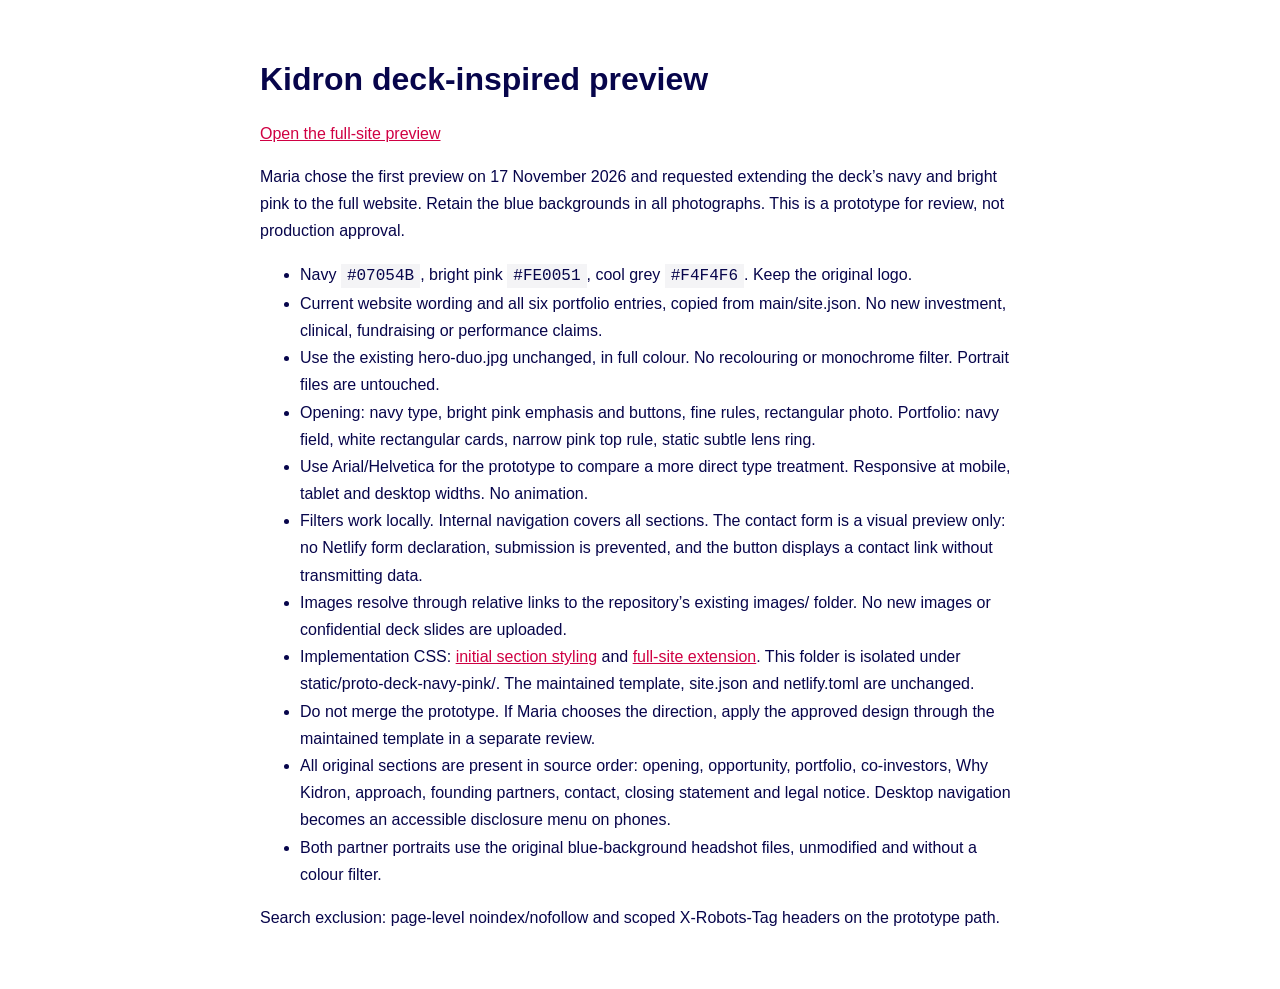
<file: static/proto-deck-navy-pink/notes/index.html>
<!doctype html><html lang="en"><head><meta charset="utf-8"><meta name="robots" content="noindex,nofollow"><meta name="viewport" content="width=device-width,initial-scale=1"><title>Kidron preview implementation notes</title><style>body{font:16px/1.7 Arial,sans-serif;color:#07054b;max-width:760px;margin:60px auto;padding:0 24px}a{color:#d00043}code{background:#f4f4f6;padding:3px 6px}h1{line-height:1.2}</style></head><body><h1>Kidron deck-inspired preview</h1><p><a href="../">Open the full-site preview</a></p><p>Maria chose the first preview on 17 November 2026 and requested extending the deck’s navy and bright pink to the full website. Retain the blue backgrounds in all photographs. This is a prototype for review, not production approval.</p><ul><li>Navy <code>#07054B</code>, bright pink <code>#FE0051</code>, cool grey <code>#F4F4F6</code>. Keep the original logo.</li><li>Current website wording and all six portfolio entries, copied from main/site.json. No new investment, clinical, fundraising or performance claims.</li><li>Use the existing hero-duo.jpg unchanged, in full colour. No recolouring or monochrome filter. Portrait files are untouched.</li><li>Opening: navy type, bright pink emphasis and buttons, fine rules, rectangular photo. Portfolio: navy field, white rectangular cards, narrow pink top rule, static subtle lens ring.</li><li>Use Arial/Helvetica for the prototype to compare a more direct type treatment. Responsive at mobile, tablet and desktop widths. No animation.</li><li>Filters work locally. Internal navigation covers all sections. The contact form is a visual preview only: no Netlify form declaration, submission is prevented, and the button displays a contact link without transmitting data.</li><li>Images resolve through relative links to the repository’s existing images/ folder. No new images or confidential deck slides are uploaded.</li><li>Implementation CSS: <a href="../style.css">initial section styling</a> and <a href="../full-site.css">full-site extension</a>. This folder is isolated under static/proto-deck-navy-pink/. The maintained template, site.json and netlify.toml are unchanged.</li><li>Do not merge the prototype. If Maria chooses the direction, apply the approved design through the maintained template in a separate review.</li><li>All original sections are present in source order: opening, opportunity, portfolio, co-investors, Why Kidron, approach, founding partners, contact, closing statement and legal notice. Desktop navigation becomes an accessible disclosure menu on phones.</li><li>Both partner portraits use the original blue-background headshot files, unmodified and without a colour filter.</li></ul><p>Search exclusion: page-level noindex/nofollow and scoped X-Robots-Tag headers on the prototype path.</p></body></html>
</file>
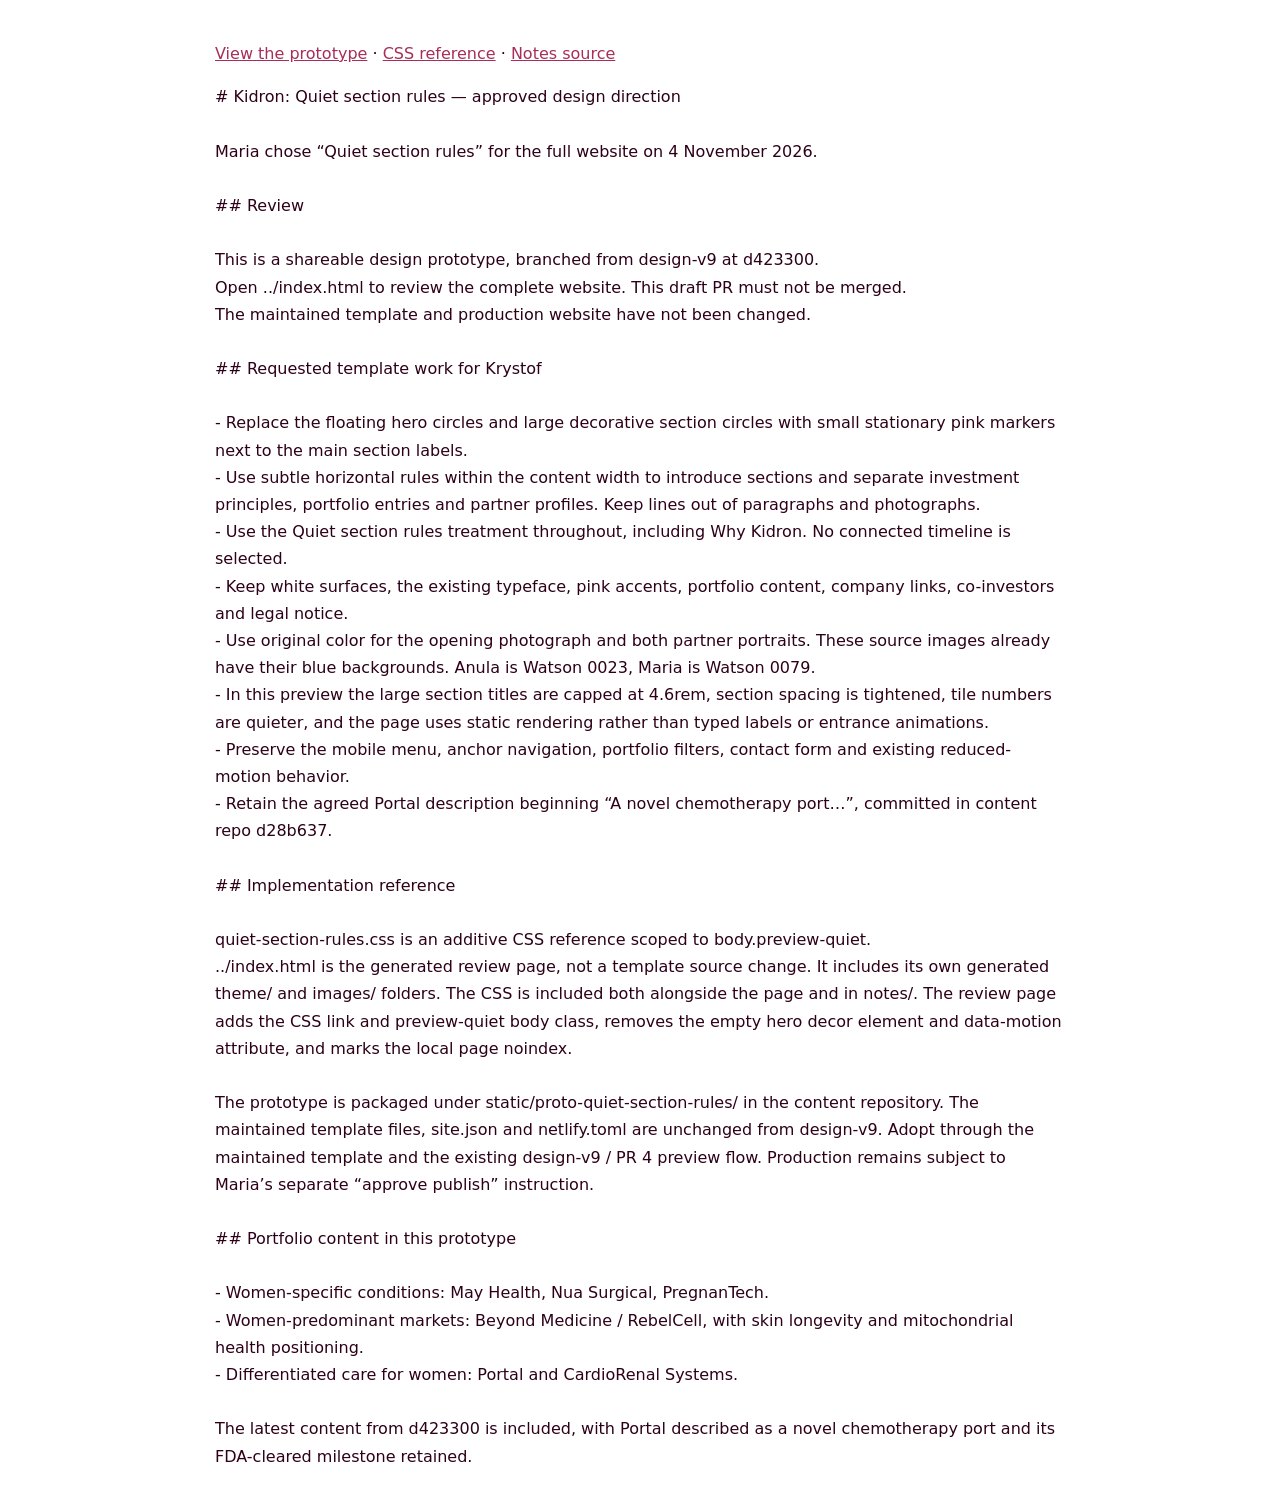
<file: static/proto-quiet-section-rules/notes/index.html>
<!doctype html><html lang="en"><head><meta charset="utf-8"><meta name="viewport" content="width=device-width,initial-scale=1"><meta name="robots" content="noindex,nofollow"><title>Quiet section rules — implementation notes</title><style>body{font:16px/1.7 system-ui,sans-serif;max-width:850px;margin:40px auto;padding:0 20px;color:#2d0018}a{color:#a72e59}pre{white-space:pre-wrap;overflow-wrap:anywhere;font:inherit}</style></head><body><p><a href="../">View the prototype</a> · <a href="quiet-section-rules.css">CSS reference</a> · <a href="README.md">Notes source</a></p><pre># Kidron: Quiet section rules — approved design direction

Maria chose “Quiet section rules” for the full website on 4 November 2026.

## Review

This is a shareable design prototype, branched from design-v9 at d423300.
Open ../index.html to review the complete website. This draft PR must not be merged.
The maintained template and production website have not been changed.

## Requested template work for Krystof

- Replace the floating hero circles and large decorative section circles with small stationary pink markers next to the main section labels.
- Use subtle horizontal rules within the content width to introduce sections and separate investment principles, portfolio entries and partner profiles. Keep lines out of paragraphs and photographs.
- Use the Quiet section rules treatment throughout, including Why Kidron. No connected timeline is selected.
- Keep white surfaces, the existing typeface, pink accents, portfolio content, company links, co-investors and legal notice.
- Use original color for the opening photograph and both partner portraits. These source images already have their blue backgrounds. Anula is Watson 0023, Maria is Watson 0079.
- In this preview the large section titles are capped at 4.6rem, section spacing is tightened, tile numbers are quieter, and the page uses static rendering rather than typed labels or entrance animations.
- Preserve the mobile menu, anchor navigation, portfolio filters, contact form and existing reduced-motion behavior.
- Retain the agreed Portal description beginning “A novel chemotherapy port…”, committed in content repo d28b637.

## Implementation reference

quiet-section-rules.css is an additive CSS reference scoped to body.preview-quiet.
../index.html is the generated review page, not a template source change. It includes its own generated theme/ and images/ folders. The CSS is included both alongside the page and in notes/. The review page adds the CSS link and preview-quiet body class, removes the empty hero decor element and data-motion attribute, and marks the local page noindex.

The prototype is packaged under static/proto-quiet-section-rules/ in the content repository. The maintained template files, site.json and netlify.toml are unchanged from design-v9. Adopt through the maintained template and the existing design-v9 / PR 4 preview flow. Production remains subject to Maria’s separate “approve publish” instruction.

## Portfolio content in this prototype

- Women-specific conditions: May Health, Nua Surgical, PregnanTech.
- Women-predominant markets: Beyond Medicine / RebelCell, with skin longevity and mitochondrial health positioning.
- Differentiated care for women: Portal and CardioRenal Systems.

The latest content from d423300 is included, with Portal described as a novel chemotherapy port and its FDA-cleared milestone retained.
</pre></body></html>
</file>
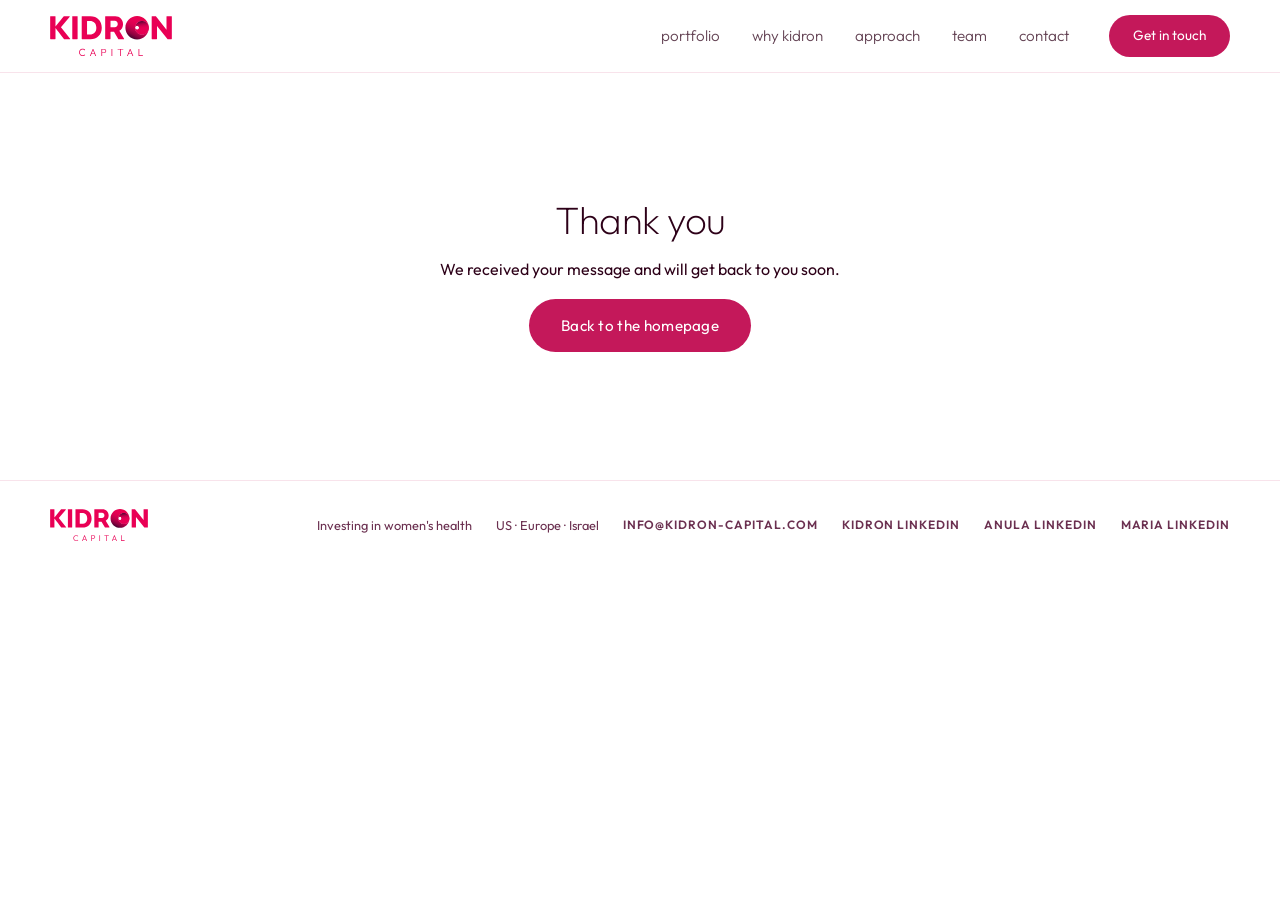
<file: static/proto-quiet-section-rules/thank-you/index.html>
<!doctype html>
<html lang="en">
<head>
<meta charset="utf-8">
<meta name="viewport" content="width=device-width, initial-scale=1">
<title>Thank you — Kidron Capital</title>
<meta name="description" content="Kidron Capital is a specialist early-stage healthcare venture firm investing in women's health and sex-specific biology across devices, diagnostics, digital health, care delivery, and therapeutics.">
<meta name="robots" content="noindex">

<meta property="og:title" content="Kidron Capital"><meta property="og:description" content="Kidron Capital is a specialist early-stage healthcare venture firm investing in women's health and sex-specific biology across devices, diagnostics, digital health, care delivery, and therapeutics."><meta property="og:type" content="website"><meta property="og:image" content="https://kidron-capital.com/images/social-share.png"><meta name="twitter:card" content="summary_large_image">
<link rel="icon" href="../images/favicon-32.png" sizes="32x32"><link rel="icon" href="../images/favicon-192.png" sizes="192x192"><link rel="apple-touch-icon" href="../images/apple-touch-icon.png">
<link rel="preconnect" href="https://fonts.googleapis.com"><link rel="preconnect" href="https://fonts.gstatic.com" crossorigin><link href="https://fonts.googleapis.com/css2?family=Outfit:wght@350..900&display=swap" rel="stylesheet">
<style>:root{--ink:#2D0018;--accent:#C4185A;--accent-dark:#6B0030;--secondary:#6B0030;--surface:#FDF0F5;--muted:#6B3050;--font:"Outfit",system-ui,sans-serif}</style>
<link rel="stylesheet" href="../theme/styles.css">
<script src="../theme/scripts.js" defer></script>
</head>
<body class="skin-bold skin-light skin-airy" data-motion>
<header class="topbar">
  <div class="wrap topbar__inner">
    <a class="logo" href="../index.html#top"><img src="../images/logo.svg" alt="Kidron Capital"></a>
    <button class="menu-toggle" type="button" aria-expanded="false" aria-controls="nav" aria-label="Menu"><span></span><span></span><span></span></button>
    <nav id="nav" class="nav"><a href="../index.html#portfolio">Portfolio</a><a href="../index.html#why-kidron">Why Kidron</a><a href="../index.html#approach">Approach</a><a href="../index.html#team">Team</a><a href="../index.html#contact">Contact</a></nav><a class="btn header-cta" href="#contact">Get in touch</a>
  </div>
</header>
<main><section class="thanks"><div class="wrap"><h1>Thank you</h1><p>We received your message and will get back to you soon.</p><a class="btn" href="../index.html">Back to the homepage</a></div></section></main>
<div class="raise-bar" hidden><p><strong>Now raising Fund II</strong></p><a class="btn" href="#contact">Get in touch</a></div>
<footer class="footer">
  <div class="wrap footer__inner">
    <a class="logo" href="../index.html#top"><img src="../images/logo.svg" alt="Kidron Capital"></a>
    <nav class="nav nav--footer"><a href="../index.html#portfolio">Portfolio</a><a href="../index.html#why-kidron">Why Kidron</a><a href="../index.html#approach">Approach</a><a href="../index.html#team">Team</a><a href="../index.html#contact">Contact</a></nav>
    <div class="footer__meta"><span>Investing in women's health</span><span>US · Europe · Israel</span><a href="mailto:info@kidron-capital.com">info@kidron-capital.com</a><a href="https://www.linkedin.com/company/kidron-capital-assets-lp/" target="_blank" rel="noopener">Kidron LinkedIn</a><a href="https://www.linkedin.com/in/anulajayasuriya/" target="_blank" rel="noopener">Anula LinkedIn</a><a href="https://www.linkedin.com/in/maria-gajda-horowitz/" target="_blank" rel="noopener">Maria LinkedIn</a></div>
  </div>
</footer>
</body>
</html>
</file>
<file: static/proto-deck-navy-pink/style.css>
:root{--navy:#07054b;--pink:#fe0051;--paper:#f4f4f6;--muted:#57596e;--line:#dadbe4;font-family:Arial,Helvetica,sans-serif;color:var(--navy);background:#fff;font-synthesis:none}*{box-sizing:border-box}html{scroll-behavior:smooth;scroll-padding-top:95px}body{margin:0}a{color:inherit;text-decoration:none}button{font:inherit}a:focus-visible,button:focus-visible{outline:3px solid var(--pink);outline-offset:5px}.wrap{width:min(1180px,calc(100% - 88px));margin:auto}.header{border-bottom:1px solid var(--line);background:#fff}.header-inner{height:94px;display:flex;align-items:center;justify-content:space-between;gap:30px}.brand img{width:148px;display:block}.nav{display:flex;gap:32px;align-items:center;font-size:14px}.nav a:hover{color:var(--pink)}.preview{font-size:10px;letter-spacing:.12em;text-transform:uppercase;color:var(--muted);border:1px solid var(--line);padding:8px 10px}.button{display:inline-flex;align-items:center;justify-content:center;gap:22px;padding:17px 24px;border:1px solid var(--pink);background:var(--pink);color:white;font-size:14px;font-weight:600;min-height:51px;transition:background .2s}.button:hover{background:#d70046;border-color:#d70046;color:white}.button.secondary{background:transparent;color:var(--navy);border-color:var(--navy)}.button.secondary:hover{background:var(--navy);color:white}.eyebrow{font-size:11px;font-weight:600;text-transform:uppercase;letter-spacing:.16em;display:flex;align-items:center;gap:12px;margin:0 0 28px}.eyebrow:before{content:"";width:7px;height:7px;background:var(--pink);display:inline-block}.hero{padding:77px 0 0}.hero h1{font-size:clamp(42px,5.6vw,76px);line-height:1.06;font-weight:500;letter-spacing:-.045em;max-width:1130px;margin:0 0 28px}.hero h1 strong{display:block;color:var(--pink);font-weight:700}.hero .intro{color:var(--muted);font-size:17px;line-height:1.7;max-width:700px;margin:0 0 28px}.actions{display:flex;gap:12px;flex-wrap:wrap}.tagline{font-size:10px;letter-spacing:.13em;line-height:1.7;text-transform:uppercase;color:var(--muted);margin:28px 0 38px}.hero-photo{margin:0;position:relative}.hero-photo:before{content:"";position:absolute;top:0;left:0;right:0;height:5px;background:var(--pink);z-index:1}.hero-photo img{width:100%;height:auto;max-height:555px;object-fit:cover;object-position:center 37%;display:block;filter:none}.hero-photo figcaption{font-size:11px;letter-spacing:.025em;padding:13px 0 28px;color:var(--muted)}.portfolio{position:relative;isolation:isolate;overflow:hidden;background:var(--navy);color:white;margin-top:35px;padding:83px 0 88px}.portfolio:after{content:"";width:520px;height:520px;border:90px solid rgba(255,255,255,.025);border-radius:50%;position:absolute;right:-330px;top:-180px;z-index:-1;pointer-events:none}.portfolio .eyebrow{color:#c9c9dc;margin-bottom:20px}.portfolio-heading{display:flex;align-items:flex-end;justify-content:space-between;gap:80px}.portfolio h2{font-size:clamp(40px,4.5vw,62px);line-height:1.05;letter-spacing:-.04em;font-weight:500;margin:0}.portfolio h2 strong{font-weight:700}.portfolio-intro{max-width:560px;color:#d1d1e2;font-size:15px;line-height:1.75;margin:0}.filters{display:flex;flex-wrap:wrap;gap:10px;margin:37px 0 30px}.filters button{border:1px solid #656481;background:transparent;color:white;padding:11px 15px;cursor:pointer;font-size:11px;line-height:1.4}.filters button[aria-pressed=true]{background:var(--pink);border-color:var(--pink);font-weight:600}.filters button:hover{border-color:var(--pink)}.grid{display:grid;grid-template-columns:repeat(3,minmax(0,1fr));gap:20px}.card{background:white;color:var(--navy);display:flex;flex-direction:column;border-top:4px solid var(--pink);min-height:367px;padding:27px 26px 0}.category{font-size:9px;letter-spacing:.1em;text-transform:uppercase;line-height:1.6;color:var(--muted);min-height:30px;margin:0 0 14px}.logo{height:57px;display:flex;align-items:center;margin-bottom:21px}.logo img{max-height:51px;max-width:210px;width:auto;object-fit:contain;object-position:left center}.card h3{font-size:21px;font-weight:600;letter-spacing:-.035em;line-height:1.2;margin:0 0 12px}.card p.description{font-size:14px;line-height:1.65;margin:0 0 23px;color:#42445b}.investors{font-size:11px;color:var(--muted);line-height:1.6;margin:0 0 24px}.card-bottom{margin-top:auto;border-top:1px solid var(--line);padding:16px 0;display:flex;justify-content:space-between;align-items:center;gap:10px}.card-bottom a{font-size:11px;font-weight:700;color:var(--navy);display:flex;justify-content:space-between;width:100%;gap:15px}.card-bottom a:hover{color:var(--pink)}.card-bottom span.arrow{color:var(--pink);font-size:17px;line-height:1}.badge{font-size:10px;background:#eeeeF5;padding:4px 7px;display:inline-block;margin:0 0 10px}.footer{padding:30px 0;background:var(--paper)}.footer-inner{display:flex;justify-content:space-between;align-items:center;gap:25px;font-size:12px;line-height:1.6}.footer a{color:var(--navy);border-bottom:1px solid var(--pink)}.footer p{margin:0}.notice{font-size:10px;line-height:1.7;color:var(--muted);margin:30px auto;width:min(1180px,calc(100% - 88px))}[hidden]{display:none!important}@media(min-width:1500px){.wrap{width:min(1280px,calc(100% - 120px))}.hero h1{font-size:82px}}@media(max-width:900px){.wrap{width:calc(100% - 48px)}.hero{padding-top:53px}.header-inner{height:80px}.brand img{width:125px}.nav{gap:20px}.preview{display:none}.hero h1{font-size:59px}.portfolio-heading{display:block}.portfolio-intro{margin-top:24px}.grid{grid-template-columns:repeat(2,minmax(0,1fr))}.portfolio{padding:60px 0}.hero-photo img{max-height:460px}.notice{width:calc(100% - 48px)}}@media(max-width:580px){.wrap{width:calc(100% - 36px)}.header-inner{height:76px;gap:12px}.brand img{width:112px}.nav{gap:18px;font-size:12px}.nav .button{display:none}.hero{padding-top:43px}.eyebrow{font-size:10px;letter-spacing:.12em;margin-bottom:25px}.hero h1{font-size:43px;line-height:1.07;letter-spacing:-.045em}.hero .intro{font-size:15px;line-height:1.7}.button{font-size:12px;padding:14px 20px;min-height:46px}.tagline{font-size:8px;letter-spacing:.08em;line-height:1.8;margin:24px 0 30px;max-width:300px}.hero-photo img{aspect-ratio:1.15;max-height:none;object-position:center 36%}.hero-photo figcaption{font-size:9px;line-height:1.6;padding-bottom:16px}.portfolio{margin-top:24px;padding:48px 0}.portfolio h2{font-size:42px}.portfolio-intro{font-size:14px}.filters{gap:8px;margin:28px 0 24px}.filters button{font-size:10px;padding:10px 12px}.grid{grid-template-columns:1fr;gap:18px}.card{padding:24px 24px 0;min-height:340px}.category{min-height:0}.footer-inner{display:block;font-size:11px}.footer-inner p{margin-bottom:12px}.notice{width:calc(100% - 36px)}}@media(prefers-reduced-motion:reduce){html{scroll-behavior:auto}.button{transition:none}}
</file>
<file: static/proto-deck-navy-pink/full-site.css>
/* Full-site extension of the approved two-section prototype. */
.section{padding:88px 0}
.section h2{font-size:clamp(38px,4.2vw,56px);font-weight:500;line-height:1.08;letter-spacing:-.04em;margin:0}
.section h2 strong{font-weight:700;color:var(--pink)}
.section h3{font-weight:600;letter-spacing:-.025em}
.section-heading{display:flex;justify-content:space-between;align-items:flex-end;gap:80px;margin-bottom:42px}
.section-intro{font-size:16px;line-height:1.75;color:var(--muted);max-width:470px;margin:0}
.section-intro p{margin:0}
.split-intro{display:grid;grid-template-columns:1fr 1fr;gap:95px}
.body-copy{color:var(--muted);font-size:16px;line-height:1.8}
.body-copy p{margin:0 0 22px}
.body-copy p:last-child{margin-bottom:0}
.about{background:var(--paper);border-top:1px solid var(--line);margin-top:16px}
.about h2{max-width:470px}
.portfolio{margin-top:0}
.coinvestors{background:var(--navy);color:white;padding:32px 0 55px;border-top:1px solid #393765}
.coinvestors .eyebrow{color:#c9c9dc;margin-bottom:25px}
.coinvestors ul{list-style:none;display:flex;flex-wrap:wrap;gap:18px 33px;padding:0;margin:0}
.coinvestors li{font-size:15px;font-weight:500;color:#e3e3f0;line-height:1.6}
.why-grid{display:grid;grid-template-columns:1fr 1fr;gap:100px}
.lead{font-size:24px;line-height:1.5;letter-spacing:-.02em;margin:28px 0;color:var(--navy)}
.principles{display:flex;flex-direction:column;gap:26px;padding-top:8px}
.principle{border-left:3px solid var(--pink);padding:0 0 0 27px}
.small-label{font-size:10px;letter-spacing:.12em;text-transform:uppercase;color:var(--muted);line-height:1.6;margin:0 0 12px}
.principle h3{font-size:26px;line-height:1.2;margin:0 0 12px}
.principle h3 strong{font-weight:700}
.principle p:last-child{font-size:15px;color:var(--muted);line-height:1.75;margin:0}
.approach{background:var(--paper);border-block:1px solid var(--line)}
.approach-grid{display:grid;grid-template-columns:repeat(3,minmax(0,1fr));gap:20px}
.approach-card{background:white;border-top:3px solid var(--pink);padding:30px;min-height:280px}
.num{font-size:14px;letter-spacing:.08em;color:var(--pink);display:inline-block;margin-bottom:32px}
.approach-card h3{font-size:24px;line-height:1.2;margin:0 0 17px;max-width:270px}
.approach-card p{font-size:15px;color:var(--muted);line-height:1.75;margin:0}
.partners{display:grid;grid-template-columns:1fr 1fr;gap:42px}
.portrait{border-bottom:4px solid var(--pink);overflow:hidden;background:#8fb4c8}
.portrait img{display:block;width:100%;aspect-ratio:1.25;object-fit:cover;object-position:center 22%;filter:none}
.partner-copy{padding:28px 0 0}
.partner h3{font-size:29px;line-height:1.15;margin:0 0 12px}
.credentials{font-size:12px;line-height:1.7;margin:0 0 22px;color:var(--navy)}
.bio{font-size:15px;line-height:1.8;color:var(--muted)}
.bio p{margin:0 0 17px}
.bio p:last-child{margin:23px 0 0;padding-top:17px;border-top:1px solid var(--line);font-size:12px;line-height:1.75}
.contact{background:var(--navy);color:white}
.contact-grid{display:grid;grid-template-columns:.9fr 1.1fr;gap:95px}
.contact .eyebrow{color:#cacadd}
.contact-intro{color:#d1d1e2;font-size:17px;line-height:1.75;margin:28px 0 35px;max-width:400px}
.email-link{display:inline-flex;align-items:center;gap:28px;font-size:20px;line-height:1.8;border-bottom:1px solid var(--pink)}
.email-link span{color:var(--pink)}
.contact-form{display:grid;grid-template-columns:1fr 1fr;gap:25px 20px;background:white;color:var(--navy);padding:35px;align-content:start;border-top:4px solid var(--pink)}
.field{display:flex;flex-direction:column;gap:10px;min-width:0}
.field label{font-size:11px;font-weight:600;line-height:1.6;letter-spacing:.025em}
.field input,.field textarea{font:15px/1.5 Arial,Helvetica,sans-serif;border:1px solid #c9cbd6;background:#fafafd;color:var(--navy);border-radius:0;padding:12px;width:100%;min-height:47px}
.field textarea{resize:vertical;min-height:130px}
.field input:focus,.field textarea:focus{outline:2px solid var(--navy);outline-offset:2px;border-color:var(--navy)}
.wide{grid-column:1/-1}
.form-actions{display:flex;align-items:center;gap:20px}
.form-actions .button{cursor:pointer;flex-shrink:0}
.form-note{font-size:10px;line-height:1.7;color:var(--muted);margin:0;max-width:150px}
.form-feedback{font-size:12px;line-height:1.7;padding:14px;background:var(--paper);margin:0}
.form-feedback a{text-decoration:underline}
.closing{padding:75px 0;background:var(--paper);border-bottom:1px solid var(--line)}
.closing p{font-size:clamp(32px,4vw,53px);font-weight:500;line-height:1.15;letter-spacing:-.035em;max-width:860px;margin:0;border-left:4px solid var(--pink);padding-left:30px}
.footer{padding:48px 0 24px;background:white}
.footer-main{display:flex;justify-content:space-between;align-items:start;gap:35px;padding-bottom:35px}
.footer-brand img{display:block;width:134px;height:auto;margin-bottom:22px}
.footer-main p{font-size:11px;line-height:1.8;color:var(--muted);margin:0}
.footer-links{display:grid;grid-template-columns:auto auto;gap:18px 45px;font-size:11px;padding-top:4px}
.footer-links a{border-bottom:1px solid transparent;padding-bottom:4px}
.footer-links a:hover{border-color:var(--pink)}
.footer-bottom{border-top:1px solid var(--line);padding-top:23px;display:flex;justify-content:space-between;gap:20px;font-size:10px;line-height:1.6;color:var(--muted)}
.footer-bottom a{border-bottom:0}
.notice{margin-top:15px;margin-bottom:28px}
.mobile-nav{display:none}
.nav{gap:25px}
@media(max-width:1000px){
  .split-intro,.why-grid{gap:55px}
  .contact-grid{gap:45px;grid-template-columns:.85fr 1.15fr}
  .nav{gap:18px;font-size:12px}
  .section-heading{gap:45px}
  .approach-card{padding:24px}
  .contact-form{padding:27px;gap:20px 16px}
  .form-actions{display:block}.form-note{max-width:none;margin-top:14px}
}
@media(max-width:800px){
  .section{padding:62px 0}
  .header .nav{display:none}
  .mobile-nav{display:block;position:relative}
  .mobile-nav summary{cursor:pointer;list-style:none;font-size:13px;display:flex;align-items:center;gap:25px;padding:13px 0 13px 15px}
  .mobile-nav summary::-webkit-details-marker{display:none}
  .mobile-nav summary span{color:var(--pink);font-size:23px;line-height:1}
  .mobile-nav[open] summary span{transform:rotate(45deg)}
  .mobile-nav nav{position:absolute;right:0;top:48px;min-width:210px;background:white;border:1px solid var(--line);border-top:3px solid var(--pink);padding:12px 22px;z-index:5;box-shadow:0 12px 20px #07054b0c}
  .mobile-nav nav a{display:block;padding:12px 0;font-size:13px}
  .split-intro,.why-grid,.contact-grid{grid-template-columns:1fr;gap:32px}
  .section-heading{display:block}
  .section-intro{margin-top:22px;max-width:600px}
  .approach-grid{grid-template-columns:1fr;gap:18px}
  .approach-card{min-height:0;display:grid;grid-template-columns:50px 1fr;gap:0 18px;padding:27px}
  .approach-card .num{grid-row:1/3;margin:0;padding-top:4px}
  .approach-card h3{max-width:none;font-size:23px;margin-bottom:12px}
  .approach-card p{grid-column:2}
  .partners{gap:28px}
  .partner h3{font-size:25px}
  .portrait img{aspect-ratio:.95;object-position:center 23%}
  .contact-intro{max-width:600px;margin:23px 0}
  .form-actions{display:flex}.form-note{max-width:180px;margin:0}
  .closing{padding:55px 0}
}
@media(max-width:580px){
  .section{padding:47px 0}
  .section h2{font-size:39px}
  .about{margin-top:12px}
  .body-copy{font-size:15px;line-height:1.8}
  .coinvestors{padding:28px 0 38px}
  .coinvestors ul{display:grid;grid-template-columns:1fr 1fr;gap:14px 22px}
  .coinvestors li{font-size:12px}
  .lead{font-size:22px;line-height:1.5;margin:22px 0}
  .principles{gap:26px;padding-top:8px}
  .principle{padding-left:20px}
  .principle h3{font-size:24px}
  .section-heading{margin-bottom:30px}
  .approach-card{padding:25px 22px;grid-template-columns:32px 1fr;gap:0 15px}
  .approach-card h3{font-size:22px}
  .approach-card p{font-size:14px}
  .partners{grid-template-columns:1fr;gap:40px}
  .portrait img{aspect-ratio:1.15;object-position:center 22%}
  .partner h3{font-size:27px}
  .partner-copy{padding-top:22px}
  .bio{font-size:14px}
  .email-link{font-size:18px;gap:22px}
  .contact-form{padding:24px 20px;gap:21px;grid-template-columns:1fr}
  .contact-intro{font-size:15px}
  .form-note{max-width:140px;font-size:9px}
  .form-actions{gap:15px;align-items:flex-start}
  .form-actions .button{padding:14px 17px}
  .closing{padding:46px 0}
  .closing p{font-size:34px;padding-left:23px}
  .footer{padding-top:35px}
  .footer-main{display:block;padding-bottom:28px}
  .footer-links{margin-top:29px;gap:16px 20px}
  .footer-bottom{display:block}
  .footer-bottom span{display:block;margin-bottom:12px}
}
</file>
<file: static/proto-quiet-section-rules/theme/styles.css>
/* Metanoia one-page site template. Colours and font arrive as CSS variables from each client's
   site.json (see build.mjs), so this file carries layout only. Written from scratch for the first
   client (2026-10-22) to match that site's existing look; no code from the previous WordPress theme. */

*,*::before,*::after{box-sizing:border-box}
html{scroll-behavior:smooth;scroll-padding-top:84px}
body{margin:0;font-family:var(--font);color:var(--ink);background:#fff;line-height:1.5;-webkit-font-smoothing:antialiased}
img{max-width:100%;display:block}
a{color:inherit}
h1,h2,h3{margin:0;font-weight:500;line-height:1.15}
h2{font-size:clamp(1.6rem,2.6vw,2.2rem);text-align:center;margin-bottom:2rem}
.wrap{width:min(1180px,100% - 32px);margin-inline:auto}

.btn{display:inline-block;background:var(--accent);color:#fff;text-decoration:none;font:inherit;font-size:1.05rem;padding:.55rem 1.4rem;border:0;border-radius:3px;cursor:pointer;transition:background .2s}
.btn:hover,.btn:focus-visible{background:var(--accent-dark)}
.btn--small{font-size:.85rem;padding:.4rem 1rem}

/* ---- header ---- */
.topbar{position:sticky;top:0;z-index:20;background:rgba(240,240,240,.92);backdrop-filter:blur(6px)}
.topbar__inner{display:flex;align-items:center;justify-content:space-between;height:72px}
.logo img{height:58px;width:auto}
.nav{display:flex;gap:0}
.nav a{text-decoration:none;font-size:1.1rem;padding:0 1rem;border-left:1px solid currentColor;line-height:1}
.nav a:first-child{border-left:0}
.nav a:hover{color:var(--accent)}
.menu-toggle{display:none;background:none;border:0;padding:8px;cursor:pointer}
.menu-toggle span{display:block;width:24px;height:2px;margin:5px 0;background:var(--ink)}

/* ---- hero ---- */
.hero{position:relative;min-height:min(78vh,640px);display:flex;align-items:center;overflow:hidden;background:#e8e8e8;margin-top:-72px;padding-top:72px}
.hero__bg{position:absolute;inset:0;width:100%;height:100%;object-fit:cover;object-position:right center}
.hero__inner{position:relative}
.hero h1{font-size:clamp(2rem,4.4vw,3.4rem);margin-bottom:1.6rem;max-width:12em}

/* ---- statement ---- */
.statement{margin-top:-3.2rem;position:relative;z-index:2}
.statement__box{background:var(--ink);color:#fff;text-align:center;font-size:clamp(1rem,1.5vw,1.2rem);padding:2.6rem clamp(1.2rem,6vw,6rem);margin:0 auto;max-width:980px}

/* ---- cards ---- */
.cards{padding:5rem 0 4rem;position:relative}
.cards::after{content:"";position:absolute;right:-90px;bottom:-60px;width:260px;height:260px;border-radius:50%;border:56px solid var(--accent);z-index:-1}
.cards__grid{display:grid;grid-template-columns:repeat(2,1fr);gap:1.5rem;max-width:980px;margin:0 auto}
.card{background:var(--surface);padding:2rem 2.2rem}
.card__head{display:flex;justify-content:space-between;gap:1rem;align-items:flex-start;margin-bottom:1rem}
.card h3{font-size:1.35rem;font-weight:600}
.card__icon{width:64px;height:64px;flex:none}
.card p{margin:0;color:var(--ink);max-width:24em}

/* ---- people ---- */
.people{padding:1rem 0 0;background:linear-gradient(#fff 45%,var(--ink) 45%)}
.people__panel{background:var(--surface);max-width:980px;margin:0 auto;padding:2.5rem 1.5rem 3rem}
.people__grid{display:flex;justify-content:center;gap:clamp(1.5rem,6vw,5rem);flex-wrap:wrap}
.person{background:none;border:0;font:inherit;color:inherit;text-align:center;cursor:pointer;display:flex;flex-direction:column;align-items:center;gap:.4rem;padding:0}
.person__photo{position:relative;width:180px;height:180px;border-radius:50%;overflow:hidden;margin-bottom:.8rem}
.person__photo img{width:100%;height:100%;object-fit:cover}
.person__hover{position:absolute;inset:0;opacity:0;transition:opacity .25s}
.person:hover .person__hover,.person:focus-visible .person__hover{opacity:1}
.person__name{color:var(--accent);font-weight:600;font-size:1.2rem}
.person__meta{font-size:.95rem;color:var(--ink)}
.bio{max-width:640px;width:calc(100% - 32px);border:0;padding:2.5rem;border-radius:4px;color:var(--ink)}
.bio::backdrop{background:rgba(7,5,72,.6)}
.bio img{width:120px;height:120px;border-radius:50%;object-fit:cover;margin-bottom:1rem}
.bio h3{color:var(--accent);font-size:1.4rem;margin-bottom:.3rem}
.bio__close{position:absolute;top:.6rem;right:.9rem;background:none;border:0;font-size:2rem;line-height:1;cursor:pointer;color:var(--ink)}

/* ---- carousel ---- */
.carousel{background:var(--ink);color:#fff;padding:4rem 0 3rem}
.carousel__track{display:grid;grid-auto-flow:column;grid-auto-columns:calc((100% - 2rem)/2);gap:2rem;overflow-x:auto;scroll-snap-type:x mandatory;scrollbar-width:none;padding-bottom:.5rem}
.carousel__track::-webkit-scrollbar{display:none}
.slide{scroll-snap-align:start;background:#f2f2f2;color:var(--ink);padding:3.2rem 2rem 2rem;position:relative;font-size:.95rem}
.slide p{margin:.4rem 0}
.slide__tag{position:absolute;top:0;right:0;background:var(--accent);color:#fff;font-size:.75rem;line-height:1.2;padding:.45rem .8rem;text-align:center}
.slide:nth-child(even) .slide__tag{background:var(--secondary)}
.slide__logo{height:56px;width:auto;max-width:70%;object-fit:contain;margin-bottom:1rem}
.slide .btn{margin-top:1rem}
.carousel__dots{display:flex;justify-content:center;gap:.5rem;margin-top:1.4rem}
.carousel__dots button{width:9px;height:9px;border-radius:50%;border:0;padding:0;background:rgba(255,255,255,.5);cursor:pointer}
.carousel__dots button[aria-current="true"]{background:var(--accent)}

/* ---- contact ---- */
.contact{padding:4rem 0 5rem;background:linear-gradient(var(--ink) 20%,#fff 20%)}
.contact__panel{max-width:980px;margin:0 auto;background:linear-gradient(180deg,var(--accent) 0%,var(--ink) 100%);color:#fff;text-align:center;padding:3rem 1.5rem}
.contact__panel h2{margin-bottom:1rem}
.contact__panel a{color:#fff}
.contact form{max-width:440px;margin:1.6rem auto 0;display:grid;gap:.8rem;text-align:left}
.field span{position:absolute;width:1px;height:1px;overflow:hidden;clip:rect(0 0 0 0)}
.field input,.field textarea{width:100%;font:inherit;font-size:.95rem;padding:.6rem .8rem;border:0;border-radius:2px;color:var(--ink)}
.field input::placeholder,.field textarea::placeholder{color:#555}
.contact .btn{justify-self:center;margin-top:.6rem}
.hp{position:absolute;left:-9999px}

.thanks{padding:8rem 0;text-align:center}
.thanks h1{font-size:2.4rem;margin-bottom:1rem}

/* ---- footer ---- */
.footer{background:var(--ink);color:#fff;padding:3rem 0}
.footer__inner{display:flex;align-items:center;justify-content:space-between;gap:1.5rem;flex-wrap:wrap}
.nav--footer a{font-size:.85rem}
.credit{font-size:.8rem;color:#c9c9d9;text-decoration:none}

/* ---- small screens ---- */
@media (max-width:820px){
  .menu-toggle{display:block}
  .nav:not(.nav--footer){position:absolute;top:72px;left:0;right:0;flex-direction:column;background:#f0f0f0;padding:.5rem 16px 1rem;display:none}
  .nav:not(.nav--footer) a{border:0;padding:.7rem 0}
  .topbar.open .nav{display:flex}
  .cards__grid{grid-template-columns:1fr}
  .carousel__track{grid-auto-columns:100%}
  .cards::after{display:none}
  .hero__bg{object-position:70% center;opacity:.55}
  .footer__inner{flex-direction:column;text-align:center}
  .nav--footer{flex-wrap:wrap;justify-content:center;row-gap:.6rem}
}
@media (prefers-reduced-motion:reduce){html{scroll-behavior:auto}*{transition:none!important}}

/* =====================================================================================
   Opt-in additions (2026-10-29), modelled on Kidron's "HOME2" design. Nothing below matches
   markup the original section types produce, so sites that don't opt in look exactly as before.
   - .skin-bold (theme.skin = "bold"): dark header, pill buttons, uppercase nav, footer meta line.
   - .tone--dark / --light / --accent (section "tone"): full-width alternating backgrounds.
   - .sec + layouts: hero "split", cards "tiles", people "cards", carousel "grid", contact "plain",
     and the new types strip / text / quote / notice.
   ===================================================================================== */
:root{--on-dark:#f0dce8;--on-dark-muted:#d4a0bc;--on-dark-label:#f0b8d0;--dark-card:color-mix(in srgb,var(--ink) 80%,var(--accent) 20%);--line:color-mix(in srgb,var(--accent) 25%,transparent)}

/* ---- bold skin: header, buttons, footer ---- */
.skin-bold{line-height:1.7;color:var(--ink)}
.skin-bold .topbar{background:color-mix(in srgb,var(--ink) 97%,transparent);border-bottom:.5px solid var(--line)}
.skin-bold .logo img{height:40px}
.skin-bold .topbar .nav a{border:0;color:var(--on-dark-muted);font-size:.75rem;font-weight:500;letter-spacing:.1em;text-transform:uppercase;padding:0 1rem}
.skin-bold .topbar .nav a:hover{color:#fff}
.skin-bold .topbar__inner{gap:1.5rem}
.skin-bold .topbar .nav{margin-left:auto}
.skin-bold .menu-toggle span{background:var(--on-dark-muted)}
.skin-bold .btn{border-radius:99px;font-size:.8rem;font-weight:600;letter-spacing:.1em;text-transform:uppercase;padding:.85rem 2rem}
.skin-bold .btn:hover{background:var(--accent-dark)}
.btn--ghost{background:transparent;border:1.5px solid rgba(255,255,255,.3);color:#fff}
.btn--ghost:hover{border-color:#fff;background:transparent}
.header-cta.btn{font-size:.7rem;font-weight:700;letter-spacing:.12em;padding:.6rem 1.5rem;white-space:nowrap}
.skin-bold .footer{background:var(--ink);padding:1.75rem 0}
.skin-bold .footer .logo img{height:32px}
.skin-bold .nav--footer{display:none}
.footer__meta{display:flex;flex-wrap:wrap;gap:.5rem 1.5rem;align-items:center;font-size:.8rem;color:var(--on-dark)}
.footer__meta a{color:var(--on-dark);text-decoration:none;text-transform:uppercase;letter-spacing:.08em;font-size:.75rem;font-weight:600}
.footer__meta a:hover{color:var(--on-dark-label)}

/* ---- shared section scaffolding ---- */
.sec{padding:6rem 0;position:relative;overflow:hidden}
.sec h2,.textsec h2,.quote h2{text-align:left;font-size:clamp(1.5rem,2.6vw,2.4rem);font-weight:600;line-height:1.25;letter-spacing:-.01em;margin-bottom:1.25rem;max-width:660px}
.sec h2 em,.textsec h2 em,.hero-split h1 em,.tile h3 em,.aside-card h3 em{font-style:normal;color:var(--accent)}
.eyebrow{display:flex;align-items:center;gap:.75rem;margin:0 0 1.1rem;font-size:.75rem;font-weight:700;letter-spacing:.2em;text-transform:uppercase;color:var(--accent)}
.sec__head>.eyebrow::after,.textsec>.wrap>.eyebrow::after{content:"";flex:0 0 28px;height:1.5px;background:currentColor}
.sec__intro{font-size:1.05rem;line-height:1.82;max-width:560px;margin:0 0 1rem}
.sec__intro--lead{font-weight:600;font-size:1rem}
.sec__outro{margin:2.25rem 0 0;font-style:italic;font-weight:500;max-width:560px}

/* tones: full-bleed backgrounds and the text colours that go with them */
.tone--dark{background:var(--ink);color:#fff}
.tone--dark p,.tone--dark li{color:var(--on-dark)}
.tone--dark .eyebrow{color:var(--on-dark-label)}
.tone--dark h2 em,.tone--dark h1 em{color:var(--on-dark-label)}
.tone--dark .sec__outro{color:var(--on-dark-label)}
.tone--light{background:var(--surface);color:var(--ink)}
.tone--light p,.tone--light li{color:color-mix(in srgb,var(--ink) 85%,var(--accent) 15%)}
.tone--light .sec__intro{color:var(--muted)}
.tone--accent{background:var(--accent);color:#fff}
.tone--accent p,.tone--accent .eyebrow{color:#fff}

/* ---- hero, split: text panel left, photo right ---- */
.hero-split{display:grid;grid-template-columns:1fr 1fr;min-height:min(94vh,860px);background:var(--ink);color:#fff}
.hero-split__text{display:flex;flex-direction:column;justify-content:flex-end;padding:5rem 3.5rem 5rem max(16px,calc((100vw - 1180px)/2));position:relative}
.hero-split__text::after{content:"";position:absolute;top:0;right:0;bottom:0;width:1px;background:linear-gradient(transparent,var(--accent),transparent)}
.hero-split__eyebrow{display:flex;align-items:center;gap:.6rem;margin:0 0 1.75rem;font-size:.75rem;font-weight:700;letter-spacing:.18em;text-transform:uppercase;color:var(--on-dark-label)}
.hero-split__eyebrow::before{content:"";width:7px;height:7px;border-radius:50%;background:var(--accent);animation:pulse 2.2s ease-in-out infinite}
@keyframes pulse{50%{opacity:.4;transform:scale(1.5)}}
.hero-split h1{font-size:clamp(2rem,4vw,3.1rem);font-weight:700;line-height:1.2;letter-spacing:-.01em;margin-bottom:1.4rem;color:#fff}
.hero-split p{color:#e8c8d8;max-width:500px;line-height:1.82;margin:0 0 2.5rem}
.btn-row{display:flex;gap:.75rem;flex-wrap:wrap;margin-bottom:1.5rem}
.hero-split .hero-split__tagline{font-size:.75rem;letter-spacing:.16em;text-transform:uppercase;font-weight:600;color:color-mix(in srgb,var(--on-dark-muted) 60%,transparent);margin:0}
.hero-split__media{position:relative;overflow:hidden}
.hero-split__media img{width:100%;height:100%;object-fit:cover;object-position:center top}

/* ---- strip: band of short labelled items ---- */
.strip{padding:1.75rem 0;background:var(--accent);color:#fff}
.strip__inner{display:flex;justify-content:space-between;gap:1.25rem;flex-wrap:wrap}
.strip__item{flex:1;display:flex;flex-direction:column;align-items:center;text-align:center;gap:.25rem;padding:0 .5rem;border-left:1px solid rgba(255,255,255,.25)}
.strip__item:first-child{border-left:0}
.strip__item strong{font-size:1.05rem;font-weight:800;letter-spacing:-.01em;line-height:1.2}
.strip__item span{font-size:.75rem;letter-spacing:.13em;text-transform:uppercase;font-weight:600;color:rgba(255,255,255,.9)}

/* ---- text: two columns ---- */
.textsec__grid{display:grid;grid-template-columns:1fr 1.3fr;gap:4.5rem;align-items:start}
.textsec p{font-size:1.05rem;line-height:1.82;margin:0 0 1.1rem}
.textsec__lead{font-weight:600;border-left:3px solid var(--accent);padding-left:1rem}
.textsec__quote{font-weight:700;font-style:italic;color:var(--accent)!important}
.regions{display:flex;gap:1.5rem;flex-wrap:wrap;margin-top:2rem}
.region{display:flex;flex-direction:column;gap:.15rem;padding-top:.75rem;border-top:2px solid var(--accent)}
.region strong{font-size:1.6rem;font-weight:800;color:var(--accent);line-height:1}
.region span{font-size:.75rem;letter-spacing:.1em;text-transform:uppercase;font-weight:600}
.bullets{list-style:none;margin:0;padding:0}
.bullets li{display:flex;gap:1rem;padding:1rem 0;border-bottom:.5px solid var(--line);line-height:1.75}
.bullets li:first-child{border-top:.5px solid var(--line)}
.bullets li::before{content:"";flex:none;width:8px;height:8px;border-radius:50%;background:var(--accent);margin-top:.5rem}
.aside-card{position:relative;background:#fff;border:1.5px solid var(--line);border-radius:10px;padding:1.75rem;margin-bottom:1rem;transition:transform .3s,border-color .3s,box-shadow .3s}
.aside-card:hover{transform:translateX(6px);border-color:var(--accent);box-shadow:0 4px 24px color-mix(in srgb,var(--accent) 10%,transparent)}
.aside-card .eyebrow{margin-bottom:.5rem}
.aside-card h3{font-size:1.3rem;font-weight:700;margin-bottom:.5rem}
.aside-card p{font-size:1rem;margin:0}
.stats{display:grid;grid-template-columns:repeat(3,1fr);gap:1px;background:var(--line);border:1px solid var(--line);border-radius:10px;overflow:hidden;margin-top:2.5rem}
.stat{background:var(--dark-card);padding:2rem 1.75rem;display:flex;flex-direction:column;gap:.6rem}
.stat strong{font-size:1.4rem;font-weight:700;color:var(--on-dark-label)}
.stat span{font-size:.8rem;line-height:1.6;color:var(--on-dark-muted)}
.tone--light .stat{background:#fff}.tone--light .stat strong{color:var(--accent)}.tone--light .stat span{color:var(--muted)}

/* ---- tiles (cards layout) ---- */
.tiles__grid{display:grid;gap:1px;background:var(--line);border:1px solid var(--line);border-radius:10px;overflow:hidden;margin-top:3rem}
.tiles__grid--4{grid-template-columns:repeat(4,1fr)}.tiles__grid--3{grid-template-columns:repeat(3,1fr)}.tiles__grid--2{grid-template-columns:repeat(2,1fr)}
.tile{background:#fff;padding:2.25rem 1.75rem;border-left:3px solid transparent;transition:background .25s,border-color .25s}
.tile__num{font-size:.8rem;font-weight:700;letter-spacing:.16em;margin:0 0 1rem;color:var(--accent)}
.tile h3{font-size:1.15rem;font-weight:700;line-height:1.35;margin-bottom:.85rem}
.tile p{font-size:.95rem;line-height:1.78;margin:0}
.tone--dark .tile{background:var(--dark-card)}
.tone--dark .tile:hover{border-left-color:var(--accent);background:color-mix(in srgb,var(--dark-card) 88%,#fff 12%)}
.tone--dark .tile__num{color:var(--on-dark-label)}
.tone--dark .tile h3{color:#fff}
/* on a light section the tiles separate into bordered cards with an accent top edge */
.tone--light .tiles__grid{background:none;border:0;gap:1.25rem;overflow:visible}
.tone--light .tile{border:1.5px solid var(--line);border-top:3px solid var(--accent);border-radius:10px}
.tone--light .tile:hover{box-shadow:0 8px 32px color-mix(in srgb,var(--accent) 10%,transparent)}
.tone--light .tile h3{font-size:1.3rem}

/* ---- people cards ---- */
.gp__grid{display:grid;grid-template-columns:1fr 1fr;gap:1.25rem;margin-top:2.5rem}
.gp__card{background:var(--dark-card);border:1px solid var(--line);border-radius:12px;transition:transform .25s,border-color .25s}
.gp__card:hover{transform:translateY(-4px);border-color:var(--accent)}
.gp__top{display:flex;align-items:center;gap:1.5rem;padding:2rem 2rem 1.5rem;border-bottom:1px solid var(--line);margin:0 0 0}
.gp__photo{width:110px;height:110px;flex:none;border-radius:50%;object-fit:cover;object-position:center top;border:3px solid var(--accent)}
.gp__card .eyebrow{color:var(--on-dark-label);margin-bottom:.5rem;letter-spacing:.12em;font-weight:600}
.gp__card h3{font-size:1.5rem;font-weight:700;color:#fff;margin-bottom:.3rem}
.gp__role{margin:0;font-size:.95rem;color:var(--on-dark-label)!important;font-weight:500}
.gp__bio{padding:1.5rem 2rem 2rem}
.gp__bio p{margin:0 0 .8rem;line-height:1.78}

/* ---- portfolio grid + filter ---- */
.pgrid__filter{display:flex;flex-wrap:wrap;gap:.5rem;margin:1.25rem 0 2.25rem}
.chip{font:inherit;font-size:.8rem;font-weight:600;letter-spacing:.06em;padding:.5rem 1.25rem;border-radius:99px;border:1.5px solid var(--line);color:var(--accent);background:color-mix(in srgb,var(--accent) 6%,transparent);cursor:pointer;transition:background .2s}
.chip:hover{background:color-mix(in srgb,var(--accent) 14%,transparent)}
.chip[aria-pressed="true"]{background:var(--accent);border-color:var(--accent);color:#fff}
.pgrid__grid{display:grid;grid-template-columns:repeat(3,1fr);gap:1rem}
.pcard{background:#fff;border:1.5px solid color-mix(in srgb,var(--accent) 15%,transparent);border-left:3px solid var(--accent);border-radius:10px;padding:1.75rem 1.5rem;display:flex;flex-direction:column;transition:box-shadow .25s,transform .25s}
.pcard[hidden]{display:none}
.pcard:hover{box-shadow:0 8px 32px color-mix(in srgb,var(--accent) 12%,transparent);transform:translateY(-2px)}
.pcard .eyebrow{font-size:.72rem;letter-spacing:.14em;margin-bottom:.6rem}
.pcard__logo{height:40px;width:auto;max-width:70%;object-fit:contain;object-position:left;margin-bottom:.8rem}
.pcard h3{font-size:1.25rem;font-weight:600;margin-bottom:.3rem}
.pcard p.pcard__title{font-size:.95rem;color:var(--accent);font-weight:600;line-height:1.48;margin:0 0 .75rem}
.pcard__body{flex:1}.pcard__body p{font-size:.95rem;line-height:1.75;margin:0}
.pcard__foot{margin-top:1.1rem;padding-top:.9rem;border-top:1px solid color-mix(in srgb,var(--accent) 12%,transparent);font-size:.8rem;color:#888;display:flex;justify-content:space-between;align-items:center;gap:.5rem}
.pcard__foot a{font-size:.75rem;letter-spacing:.1em;text-transform:uppercase;color:var(--accent);text-decoration:none;font-weight:700;white-space:nowrap}

/* ---- contact, plain ---- */
.contact-plain{text-align:center}
.contact-plain .sec__head{display:flex;flex-direction:column;align-items:center}
.contact-plain h2,.contact-plain .sec__intro{text-align:center;margin-inline:auto}
.contact-plain__email a{color:var(--on-dark);text-decoration:none;font-size:1rem}
.contact-plain form{max-width:440px;margin:2rem auto 0;display:grid;gap:.8rem;text-align:left}
.contact-plain .btn{justify-self:center;margin-top:.6rem}
.contact-plain .field input,.contact-plain .field textarea{border-radius:6px}

/* ---- quote band, notice ---- */
.quote{padding:3.75rem 0;text-align:center}
.quote h2{margin-inline:auto;text-align:center}
.quote__text{font-size:clamp(1.15rem,2.2vw,1.6rem);font-weight:500;font-style:italic;line-height:1.5;max-width:720px;margin:0 auto}
.notice{padding:1.25rem 0;background:var(--ink);border-top:.5px solid var(--line)}
.notice p{font-size:.65rem;line-height:1.7;color:color-mix(in srgb,var(--on-dark-muted) 55%,transparent);max-width:1100px;margin:0 auto;text-align:center}

@media (max-width:1024px){
  .tiles__grid--4,.tiles__grid--3,.pgrid__grid{grid-template-columns:repeat(2,1fr)}
  .textsec__grid{grid-template-columns:1fr;gap:2.5rem}
}
@media (max-width:820px){
  .skin-bold .nav:not(.nav--footer){background:color-mix(in srgb,var(--ink) 98%,#000)}
  .skin-bold .topbar .nav:not(.nav--footer) a{font-size:1rem;color:#fff;padding:1.1rem 0;border-bottom:1px solid var(--line)}
  .skin-bold .topbar .nav{margin-left:0}
  .header-cta.btn{margin-left:auto;font-size:.65rem;padding:.5rem .9rem}
  .hero-split{grid-template-columns:1fr}
  .hero-split__text{padding:3.5rem 20px}
  .hero-split__text::after{display:none}
  .hero-split__media{height:300px;order:2}
  .sec{padding:3.75rem 0}
  .strip__inner{display:grid;grid-template-columns:1fr 1fr;gap:1.5rem 1rem}
  .strip__item{align-items:flex-start;text-align:left;border:0;padding:0}
  .tiles__grid--4,.tiles__grid--3,.tiles__grid--2,.pgrid__grid,.gp__grid,.stats{grid-template-columns:1fr}
  .gp__top{flex-direction:column;align-items:flex-start;padding:1.5rem 1.25rem 1.25rem}
  .gp__bio{padding:1.25rem}
  .footer__meta{flex-direction:column;align-items:center}
}
@media (max-width:480px){.header-cta.btn{display:none}}
@media (prefers-reduced-motion:reduce){.hero-split__eyebrow::before{animation:none}}
.contact-plain .eyebrow::after{display:none}

/* =====================================================================================
   v3 additions (2026-10-29), from Maria's call that day: "lighter", "more modern", "not too much".
   All opt-in: theme.skin ["bold","light"] · tone "white" · hero "decor" · theme.motion.
   ===================================================================================== */
/* 5 tiles: two wide on top, three below, so no tile sits alone in a row (was an orphan in a 4-col grid) */
.tiles__grid--5{grid-template-columns:repeat(6,1fr)}
.tiles__grid--5>.tile{grid-column:span 2}
.tiles__grid--5>.tile:nth-child(-n+2){grid-column:span 3}

/* light skin, layered on the bold skin: white header and hero, ink text, accent only as accent */
.skin-light{background:#fff}
.skin-light .topbar{background:rgba(255,255,255,.88);backdrop-filter:blur(12px);border-bottom:1px solid color-mix(in srgb,var(--accent) 12%,transparent)}
.skin-light .topbar .nav a{color:color-mix(in srgb,var(--ink) 75%,transparent)}
.skin-light .topbar .nav a:hover{color:var(--accent)}
.skin-light .menu-toggle span{background:var(--ink)}
.skin-light h1,.skin-light h2,.skin-light h3{font-weight:500}
.skin-light .tile h3,.skin-light .aside-card h3,.skin-light .gp__card h3,.skin-light .pcard h3{font-weight:600}
.skin-light .footer{background:#fff;color:var(--ink);border-top:1px solid color-mix(in srgb,var(--accent) 12%,transparent)}
.skin-light .footer__meta,.skin-light .footer__meta a{color:var(--muted)}
.skin-light .footer__meta a:hover{color:var(--accent)}
.skin-light .notice{background:#fff;border-top:1px solid color-mix(in srgb,var(--accent) 10%,transparent)}
.skin-light .notice p{color:color-mix(in srgb,var(--muted) 70%,transparent)}
.skin-light .btn--ghost{color:var(--ink);border-color:color-mix(in srgb,var(--ink) 25%,transparent)}
.skin-light .btn--ghost:hover{border-color:var(--ink)}
@media (max-width:820px){
  .skin-light .nav:not(.nav--footer){background:#fff}
  .skin-light .topbar .nav:not(.nav--footer) a{color:var(--ink);border-bottom-color:color-mix(in srgb,var(--accent) 15%,transparent)}
  .tiles__grid--5{grid-template-columns:1fr}
  .tiles__grid--5>.tile,.tiles__grid--5>.tile:nth-child(-n+2){grid-column:auto}
}

/* tone "white" and the light hero */
.tone--white{background:#fff;color:var(--ink)}
.tone--white p,.tone--white li{color:color-mix(in srgb,var(--ink) 82%,var(--accent) 18%)}
.tone--white .sec__intro{color:var(--muted)}
.tone--white .tile,.tone--white .pcard,.tone--white .aside-card{background:#fff}
.tone--white .tiles__grid{background:none;border:0;gap:1.25rem;overflow:visible}
.tone--white .tile{border:1px solid color-mix(in srgb,var(--accent) 16%,transparent);border-radius:14px}
.tone--white .tile:hover{border-color:var(--accent);box-shadow:0 10px 30px color-mix(in srgb,var(--accent) 8%,transparent)}
.tone--light .tile,.tone--light .pcard,.tone--light .aside-card{border-radius:14px}
.hero-split.tone--light,.hero-split.tone--white{background:linear-gradient(120deg,#fff 0%,var(--surface) 100%);color:var(--ink)}
.hero-split.tone--light h1,.hero-split.tone--white h1{color:var(--ink);font-weight:500}
.hero-split.tone--light h1 em,.hero-split.tone--white h1 em{color:var(--accent)}
.hero-split.tone--light p,.hero-split.tone--white p{color:var(--muted)}
.hero-split.tone--light .hero-split__eyebrow,.hero-split.tone--white .hero-split__eyebrow{color:var(--accent)}
.hero-split.tone--light .hero-split__tagline,.hero-split.tone--white .hero-split__tagline{color:color-mix(in srgb,var(--muted) 70%,transparent)}
.hero-split.tone--light .hero-split__text::after,.hero-split.tone--white .hero-split__text::after{display:none}
/* the photo fades into the page instead of ending on a hard edge (hides the cut-out halo in the current
   duo photo; when Maria's original photo arrives, swap hero.image in site.json, nothing else) */
.hero-split.tone--light .hero-split__media img,.hero-split.tone--white .hero-split__media img{-webkit-mask-image:linear-gradient(90deg,transparent 0%,#000 22%);mask-image:linear-gradient(90deg,transparent 0%,#000 22%);object-position:right center}
.hero-split{position:relative}
.hero-split__text,.hero-split__media{position:relative;z-index:1}

/* decor: three soft, slowly drifting colour fields behind the hero (CSS only; still without motion) */
.decor{position:absolute;inset:0;overflow:hidden;pointer-events:none;z-index:0}
.decor span{position:absolute;border-radius:50%;filter:blur(60px);opacity:.35}
.decor span:nth-child(1){width:420px;height:420px;left:-120px;top:-80px;background:color-mix(in srgb,var(--accent) 35%,#fff)}
.decor span:nth-child(2){width:300px;height:300px;left:30%;bottom:-120px;background:color-mix(in srgb,var(--accent) 20%,#fff)}
.decor span:nth-child(3){width:220px;height:220px;left:42%;top:12%;background:color-mix(in srgb,var(--secondary) 18%,#fff)}

/* motion (theme.motion): drifting decor, sections fade up once as they enter, typed eyebrow.
   All off under prefers-reduced-motion; without JS everything is simply visible. */
[data-motion] .decor span:nth-child(1){animation:drift1 22s ease-in-out infinite}
[data-motion] .decor span:nth-child(2){animation:drift2 26s ease-in-out infinite}
[data-motion] .decor span:nth-child(3){animation:drift1 30s ease-in-out infinite reverse}
@keyframes drift1{50%{transform:translate(40px,30px) scale(1.08)}}
@keyframes drift2{50%{transform:translate(-30px,-40px) scale(.94)}}
[data-motion].js .sec .wrap>*,[data-motion].js .strip__item{opacity:0;transform:translateY(14px);transition:opacity .7s ease,transform .7s ease}
[data-motion].js .is-in .wrap>*,[data-motion].js .is-in .strip__item{opacity:1;transform:none}
[data-type].typing::after{content:"";display:inline-block;width:1px;height:1em;margin-left:2px;background:currentColor;vertical-align:-2px;animation:caret 1s steps(1) infinite}
@keyframes caret{50%{opacity:0}}
@media (prefers-reduced-motion:reduce){[data-motion] .decor span{animation:none}[data-motion].js .sec .wrap>*,[data-motion].js .strip__item{opacity:1;transform:none;transition:none}}
/* light versions of the parts that were dark-only in v2 */
.strip.tone--light,.strip.tone--white{background:var(--surface);color:var(--ink);border-block:1px solid color-mix(in srgb,var(--accent) 12%,transparent)}
.strip.tone--white{background:#fff}
.strip.tone--light .strip__item,.strip.tone--white .strip__item{border-left-color:color-mix(in srgb,var(--accent) 20%,transparent)}
.strip.tone--light .strip__item strong,.strip.tone--white .strip__item strong{color:var(--ink);font-weight:600}
.strip.tone--light .strip__item span,.strip.tone--white .strip__item span{color:var(--accent)}
.tone--light .gp__card,.tone--white .gp__card{background:#fff;border-color:color-mix(in srgb,var(--accent) 16%,transparent);border-radius:14px}
.tone--light .gp__card h3,.tone--white .gp__card h3{color:var(--ink)}
.tone--light .gp__card .eyebrow,.tone--white .gp__card .eyebrow,.tone--light .gp__role,.tone--white .gp__role{color:var(--accent)!important}
.tone--light .sec__outro,.tone--white .sec__outro{color:var(--muted)}
.contact-plain.tone--light .contact-plain__email a,.contact-plain.tone--white .contact-plain__email a{color:var(--accent);font-weight:600}
.contact-plain.tone--light .field input,.contact-plain.tone--light .field textarea,.contact-plain.tone--white .field input,.contact-plain.tone--white .field textarea{border:1px solid color-mix(in srgb,var(--accent) 22%,transparent);background:#fff}
.quote.tone--light .quote__text{color:var(--ink)}
.quote.tone--light{border-top:1px solid color-mix(in srgb,var(--accent) 12%,transparent)}
.quote.tone--light .quote__text em,.quote__text strong{color:var(--accent)}
.textsec.tone--light .stat,.textsec.tone--white .stat{background:#fff}
.tone--white .stats{background:color-mix(in srgb,var(--accent) 14%,transparent)}
.tone--white .stat strong,.tone--light .stat strong{color:var(--accent)}
.tone--white .stat span{color:var(--muted)}

/* =====================================================================================
   Style skins (2026-10-29), each opt-in via theme.skin, layered on ["bold","light"]:
   - skin-editorial: big light-weight headlines, mono labels, thin rules, flat cards, rectangular photo.
     Direction taken from editorial health-VC sites Maria likes (look only; no code or assets copied).
   - skin-airy: ultra-light lowercase display headings, a large statement paragraph, solid accent
     circles, black-and-white photos.
   ===================================================================================== */
/* ---- editorial ---- */
.skin-editorial{--radius:6px;letter-spacing:.005em}
.skin-editorial h1,.skin-editorial .hero-split h1{font-weight:300;letter-spacing:-.025em;line-height:1.05}
.skin-editorial .hero-split h1{font-size:clamp(2.6rem,5.4vw,5rem)}
.skin-editorial .sec h2,.skin-editorial .textsec h2{font-weight:300;font-size:clamp(2rem,3.6vw,3.2rem);letter-spacing:-.02em;line-height:1.1;max-width:780px}
.skin-editorial h2 em,.skin-editorial h1 em{font-style:normal}
.skin-editorial .eyebrow,.skin-editorial .hero-split__eyebrow{font-family:var(--font-label,var(--font));font-weight:400;letter-spacing:.06em;font-size:.72rem;color:var(--muted)}
.skin-editorial .sec__head>.eyebrow::after,.skin-editorial .textsec>.wrap>.eyebrow::after{display:none}
.skin-editorial .sec__head>.eyebrow::before,.skin-editorial .textsec>.wrap>.eyebrow::before{content:"";width:6px;height:6px;border-radius:50%;background:var(--accent)}
.skin-editorial .btn{border-radius:var(--radius);text-transform:none;letter-spacing:0;font-size:.95rem;font-weight:500;padding:.8rem 1.4rem}
.skin-editorial .header-cta.btn{font-size:.8rem;padding:.55rem 1rem;text-transform:none;letter-spacing:0}
.skin-editorial .topbar .nav a{text-transform:none;letter-spacing:0;font-size:.9rem}
.skin-editorial .sec{padding:7.5rem 0;border-top:1px solid color-mix(in srgb,var(--ink) 10%,transparent)}
.skin-editorial .tone--white,.skin-editorial .tone--light{background:#fff}
.skin-editorial .tone--dark{background:var(--ink)}
.skin-editorial .tone--white .tiles__grid,.skin-editorial .tone--light .tiles__grid{gap:0;border-top:1px solid color-mix(in srgb,var(--ink) 14%,transparent)}
.skin-editorial .tone--white .tile,.skin-editorial .tone--light .tile{border:0;border-radius:0;border-bottom:1px solid color-mix(in srgb,var(--ink) 14%,transparent);padding:2.25rem 2rem 2.25rem 0;background:none;box-shadow:none}
.skin-editorial .tile__num{font-family:var(--font-label,var(--font));font-weight:400;color:var(--accent)}
.skin-editorial .tile h3,.skin-editorial .pcard h3,.skin-editorial .gp__card h3,.skin-editorial .aside-card h3{font-weight:400;font-size:1.35rem;letter-spacing:-.01em}
.skin-editorial .aside-card,.skin-editorial .pcard,.skin-editorial .gp__card{border-radius:var(--radius);box-shadow:none;border:1px solid color-mix(in srgb,var(--ink) 12%,transparent)}
.skin-editorial .pcard{border-left-width:1px}
.skin-editorial .aside-card:hover,.skin-editorial .pcard:hover{transform:none;border-color:var(--ink)}
.skin-editorial .textsec__lead{border-left:0;padding-left:0;font-size:1.5rem;font-weight:300;line-height:1.4}
.skin-editorial .region strong{font-weight:300;font-size:3rem;color:var(--ink)}
.skin-editorial .region{border-top:1px solid var(--ink)}
.skin-editorial .stats{border:0;border-radius:0;background:none;gap:2rem}
.skin-editorial .stat{background:none;border-top:1px solid currentColor;padding:1.5rem 0 0}
.skin-editorial .stat strong{font-size:2rem;font-weight:300;letter-spacing:-.02em}
.skin-editorial .chip{border-radius:var(--radius);font-weight:400;letter-spacing:0}
.skin-editorial .strip{padding:2.5rem 0}
.skin-editorial .strip__item strong{font-weight:400;font-size:1.25rem}
.skin-editorial .strip__item span{font-family:var(--font-label,var(--font));font-weight:400;letter-spacing:.04em;font-size:.7rem}
.skin-editorial .hero-split.tone--white{background:#fff;min-height:auto}
.skin-editorial .hero-split.tone--white .hero-split__text{padding-top:7rem;padding-bottom:5rem}
.skin-editorial .hero-split.tone--white .hero-split__media{padding:2rem max(16px,calc((100vw - 1180px)/2)) 2rem 0}
.skin-editorial .hero-split.tone--white .hero-split__media img{-webkit-mask-image:none;mask-image:none;border-radius:16px;filter:grayscale(1)}
.skin-editorial .quote__text{font-style:normal;font-weight:300;font-size:clamp(1.6rem,3vw,2.6rem);letter-spacing:-.015em}
.skin-editorial .gp__photo{border-radius:var(--radius);border:0;filter:grayscale(1)}
.skin-editorial .decor{display:none}
@media (max-width:820px){.skin-editorial .hero-split.tone--white .hero-split__media{padding:0 16px 2rem;height:340px}.skin-editorial .sec{padding:4.5rem 0}}

/* ---- airy ---- */
.skin-airy h1,.skin-airy .hero-split h1{font-weight:200;letter-spacing:-.02em;line-height:1.02}
.skin-airy .hero-split h1{font-size:clamp(2.8rem,6vw,5.6rem)}
.skin-airy .hero-split h1 em{font-weight:600}
.skin-airy .sec h2,.skin-airy .textsec h2{font-weight:200;text-transform:lowercase;font-size:clamp(3rem,8vw,7rem);letter-spacing:-.035em;line-height:.95;margin-bottom:2rem;max-width:none}
.skin-airy .sec h2 em,.skin-airy .textsec h2 em{color:var(--accent);font-weight:200}
.skin-airy .eyebrow{font-weight:500;letter-spacing:.14em}
.skin-airy .sec__head>.eyebrow::after,.skin-airy .textsec>.wrap>.eyebrow::after{display:none}
.skin-airy .sec__head>.eyebrow::before,.skin-airy .textsec>.wrap>.eyebrow::before{content:"";width:10px;height:10px;border-radius:50%;background:var(--accent)}
.skin-airy .topbar .nav a{text-transform:lowercase;letter-spacing:0;font-size:.95rem;font-weight:300}
.skin-airy .btn{text-transform:lowercase;letter-spacing:.02em;font-weight:400;font-size:.95rem}
.skin-airy .header-cta.btn{text-transform:lowercase;letter-spacing:0;font-weight:400;font-size:.85rem}
.skin-airy .tone--light{background:#fff}
.skin-airy .tone--white p,.skin-airy .tone--light p{font-weight:300}
.skin-airy .textsec__quote,.skin-airy .textsec__lead{font-size:clamp(1.4rem,2.6vw,2.2rem)!important;font-weight:200!important;line-height:1.35!important;border:0!important;padding:0!important;font-style:normal!important;color:var(--ink)!important}
.skin-airy .textsec__lead strong,.skin-airy .textsec__quote strong{font-weight:700}
.skin-airy .sec{padding:8rem 0}
.skin-airy .sec::before{content:"";position:absolute;width:clamp(180px,26vw,360px);aspect-ratio:1;border-radius:50%;background:var(--accent);opacity:.9;z-index:0;pointer-events:none}
.skin-airy .sec:nth-of-type(3n+1)::before{right:-8%;top:-6%}
.skin-airy .sec:nth-of-type(3n+2)::before{left:-10%;bottom:-12%;background:color-mix(in srgb,var(--accent) 18%,#fff)}
.skin-airy .sec:nth-of-type(3n)::before{display:none}
.skin-airy .sec>.wrap{position:relative;z-index:1}
.skin-airy .decor span{filter:none;opacity:1;border-radius:50%}
.skin-airy .decor span:nth-child(1){width:110px;height:110px;left:auto;right:46%;top:18%;background:var(--accent)}
.skin-airy .decor span:nth-child(2){width:46px;height:46px;left:8%;bottom:14%;background:var(--accent)}
.skin-airy .decor span:nth-child(3){width:260px;height:260px;left:-60px;top:-80px;background:color-mix(in srgb,var(--accent) 12%,#fff)}
.skin-airy .hero-split.tone--white,.skin-airy .hero-split.tone--light{background:#fff}
.skin-airy .hero-split__media img{filter:grayscale(1)}
.skin-airy .gp__photo,.skin-airy .pcard__logo{filter:grayscale(1)}
.skin-airy .tile,.skin-airy .pcard,.skin-airy .aside-card,.skin-airy .gp__card{border-radius:0!important;border:0!important;background:color-mix(in srgb,var(--ink) 4%,#fff)!important;box-shadow:none!important}
.skin-airy .tile h3,.skin-airy .pcard h3,.skin-airy .aside-card h3,.skin-airy .gp__card h3{font-weight:300;font-size:1.5rem;letter-spacing:-.01em}
.skin-airy .tile__num{font-size:2.6rem;font-weight:200;letter-spacing:-.02em;color:var(--accent)}
.skin-airy .tiles__grid{background:none!important;border:0!important;gap:1rem!important}
.skin-airy .pcard__foot a::after{content:" →"}
.skin-airy .chip{border:0;background:none;padding:.3rem .6rem;font-weight:300;color:var(--ink)}
.skin-airy .chip[aria-pressed="true"]{background:none;color:var(--accent);font-weight:600}
.skin-airy .chip[aria-pressed="true"]::before{content:"";display:inline-block;width:8px;height:8px;border-radius:50%;background:var(--accent);margin-right:.35rem;vertical-align:1px}
.skin-airy .strip.tone--white{border:0}
.skin-airy .strip__item strong{font-weight:300;font-size:1.3rem}
.skin-airy .quote__text{font-style:normal;font-weight:200;font-size:clamp(1.8rem,4vw,3.4rem);text-transform:lowercase;letter-spacing:-.02em}
@media (max-width:820px){.skin-airy .sec{padding:4.5rem 0}.skin-airy .sec::before{width:140px}.skin-airy .decor span:nth-child(1){right:8%;top:6%;width:60px;height:60px}}
/* editorial + airy: stacked hero (headline first, then one wide photo), so a group photo is never
   cropped into a narrow column. Hero image object-position can be tuned per site via --hero-pos. */
.skin-editorial .hero-split,.skin-airy .hero-split{grid-template-columns:1fr;min-height:auto}
.skin-editorial .hero-split .hero-split__text,.skin-airy .hero-split .hero-split__text{padding:6.5rem max(16px,calc((100vw - 1180px)/2)) 3rem}
.skin-editorial .hero-split h1,.skin-airy .hero-split h1{max-width:15em}
.skin-editorial .hero-split p,.skin-airy .hero-split p{max-width:620px}
.skin-editorial .hero-split .hero-split__media,.skin-airy .hero-split .hero-split__media{padding:0 max(16px,calc((100vw - 1180px)/2)) 3.5rem;height:auto}
.skin-editorial .hero-split .hero-split__media img,.skin-airy .hero-split .hero-split__media img{height:clamp(300px,46vw,640px);object-position:var(--hero-pos,center 25%);border-radius:16px;-webkit-mask-image:none;mask-image:none}
.skin-airy .hero-split .hero-split__media img{border-radius:0}
@media (max-width:820px){.skin-editorial .hero-split .hero-split__media,.skin-airy .hero-split .hero-split__media{height:auto;padding-bottom:2rem}.skin-editorial .hero-split .hero-split__text,.skin-airy .hero-split .hero-split__text{padding-top:3.5rem}}
.person__photo img{object-position:center 18%}
.skin-editorial .hero-split.tone--white .hero-split__media{padding:0 max(16px,calc((100vw - 1180px)/2)) 3.5rem}
.skin-airy .decor span:nth-child(1){right:7%;top:10%;left:auto}
.skin-airy .btn,.skin-airy .header-cta.btn{text-transform:none}

/* =====================================================================================
   v7 investor features (2026-10-29), opt-in: filter counts, expandable portfolio cards,
   select/checkbox form fields, "compare" section (Fund I → Fund II), raise bar.
   ===================================================================================== */
.chip__n{display:inline-block;min-width:1.4em;margin-left:.25rem;padding:0 .35em;border-radius:99px;background:color-mix(in srgb,var(--accent) 14%,transparent);font-size:.75em;font-weight:600;text-align:center}
.pcard__more summary{cursor:pointer;list-style:none;font-size:.8rem;font-weight:600;letter-spacing:.06em;color:var(--accent);margin-top:.25rem}
.pcard__more summary::-webkit-details-marker{display:none}
.pcard__more summary::after{content:" +";}
.pcard__more[open] summary::after{content:" –"}
.pcard__more[open] summary{margin-bottom:.6rem}
.field select{width:100%;font:inherit;font-size:.95rem;padding:.6rem .8rem;border-radius:6px;border:1px solid color-mix(in srgb,var(--accent) 22%,transparent);background:#fff;color:var(--ink)}
.field--check{display:flex;gap:.6rem;align-items:flex-start;font-size:.85rem;line-height:1.5;text-align:left}
.field--check em{font-style:normal;color:var(--muted)}
.field--check input{margin-top:.2rem;accent-color:var(--accent)}
.compare__grid{display:grid;grid-template-columns:1fr 120px 1fr;align-items:start;gap:1rem;margin-top:2.5rem}
.compare__col h3{font-size:clamp(1.6rem,3vw,2.4rem);font-weight:300;margin:0 0 1rem;letter-spacing:-.02em}
.compare__col h3 em{font-style:normal;color:var(--accent);font-weight:500}
.compare__arrow{position:relative;height:2px;margin-top:4.2rem;background:color-mix(in srgb,var(--accent) 18%,transparent)}
.compare__arrow span{position:absolute;inset:0;background:var(--accent);transform-origin:left;transform:scaleX(1)}
.compare__arrow::after{content:"";position:absolute;right:-2px;top:-5px;border:6px solid transparent;border-left:9px solid var(--accent)}
[data-motion].js .compare__arrow span{transform:scaleX(0);transition:transform 1.2s cubic-bezier(.2,.7,.2,1) .3s}
[data-motion].js .is-in .compare__arrow span{transform:scaleX(1)}
.raise-bar{position:fixed;left:50%;bottom:16px;transform:translate(-50%,0);z-index:30;display:flex;align-items:center;gap:1.25rem;padding:.6rem .6rem .6rem 1.4rem;border-radius:99px;background:color-mix(in srgb,#fff 92%,transparent);backdrop-filter:blur(10px);border:1px solid color-mix(in srgb,var(--accent) 20%,transparent);box-shadow:0 10px 40px color-mix(in srgb,var(--ink) 12%,transparent);transition:opacity .35s,transform .35s;max-width:calc(100% - 32px)}
.raise-bar p{margin:0;font-size:.9rem;color:var(--ink)}
.raise-bar .btn{padding:.6rem 1.2rem;font-size:.85rem;white-space:nowrap}
.raise-bar.is-hiding{opacity:0;transform:translate(-50%,16px)}
@media (max-width:820px){.compare__grid{grid-template-columns:1fr}.compare__arrow{height:40px;width:2px;margin:0 0 0 1rem}.compare__arrow span{transform-origin:top}.compare__arrow::after{right:auto;left:-5px;top:auto;bottom:-4px;border:6px solid transparent;border-top:9px solid var(--accent)}[data-motion].js .compare__arrow span{transform:scaleY(0)}[data-motion].js .is-in .compare__arrow span{transform:scaleY(1)}.raise-bar{gap:.75rem;padding-left:1rem}.raise-bar p{font-size:.8rem}}
.ph{display:inline-block;padding:0 .45em;border-radius:6px;background:#FFF3BF;color:#6B4E00;font-size:.9em;font-weight:500;border:1px dashed #E0B400}
.faq__list{display:grid;gap:.75rem;margin-top:2rem;max-width:820px}
.faq__item{border-bottom:1px solid color-mix(in srgb,var(--ink) 12%,transparent);padding:1rem 0}
.faq__item summary{cursor:pointer;list-style:none;font-size:1.15rem;font-weight:400;display:flex;justify-content:space-between;gap:1rem}
.faq__item summary::-webkit-details-marker{display:none}
.faq__item summary::after{content:"+";color:var(--accent);font-weight:300;font-size:1.4rem;line-height:1}
.faq__item[open] summary::after{content:"–"}
.faq__item div{padding-top:.75rem}
.strip__title{text-align:center;margin:0 0 1rem;font-size:.75rem;letter-spacing:.14em;text-transform:uppercase;color:var(--muted)}
/* highlighted words keep their own case in the airy skin, so names like "Fund II" survive the lowercase style */
.skin-airy h2 em{text-transform:none}
.field--check input{width:auto;flex:none}
.contact-plain .field--check{justify-content:flex-start}

/* =====================================================================================
   Signature moments (opt-in theme.signature → <body data-signature>; 2026-10-29). Three, on purpose:
   1. the hero photo opens out of a pink circle on load;
   2. one pink orb travels down the page with the scroll, linking the sections, and comes to rest
      behind the Fund II materials form (replaces the per-section circles, which were clipped at
      section edges and made the page read as separate blocks);
   3. section headings move from hairline to light weight as they enter.
   transform/opacity/clip-path/font-weight only; all static under prefers-reduced-motion.
   ===================================================================================== */
html:has(body[data-signature]){overflow-x:clip}
[data-signature] .sec{overflow:visible}
[data-signature] .sec::before,[data-signature] .decor{display:none}
[data-signature] main>section{position:relative;z-index:1}
[data-signature] .tone--white,[data-signature] .tone--light{background:transparent}
[data-signature] .strip.tone--white{background:transparent}
.orb{position:fixed;left:0;top:0;width:340px;height:340px;margin:-170px 0 0 -170px;border-radius:50%;z-index:0;pointer-events:none;
  background:radial-gradient(circle at 35% 35%,color-mix(in srgb,var(--accent) 85%,#fff) 0%,var(--accent) 60%,color-mix(in srgb,var(--accent) 80%,#000) 100%);
  will-change:transform,opacity;transform:translate3d(-400px,-400px,0)}
/* text stays readable where the orb passes: content sits above it, and cards keep their own background */
[data-signature] .sec .wrap{position:relative;z-index:1}
/* 1. hero reveal */
[data-signature] .hero-split__media{position:relative}
[data-signature] .hero-split__media::before{content:"";position:absolute;left:50%;top:45%;width:min(36vw,420px);aspect-ratio:1;border-radius:50%;background:var(--accent);transform:translate(-50%,-50%) scale(1);transition:transform 1.4s cubic-bezier(.2,.7,.1,1),opacity 1.4s;z-index:0}
[data-signature] .hero-split__media img{position:relative;z-index:1;clip-path:circle(0% at 50% 45%);transition:clip-path 1.6s cubic-bezier(.65,0,.25,1) .25s}
[data-signature].is-loaded .hero-split__media img{clip-path:circle(75% at 50% 45%)}
[data-signature].is-loaded .hero-split__media::before{transform:translate(-50%,-50%) scale(.2);opacity:0}
/* 3. heading weight */
[data-signature].js .sec h2,[data-signature].js .textsec h2{font-weight:100;letter-spacing:-.045em;transition:font-weight 1.4s cubic-bezier(.2,.7,.2,1),letter-spacing 1.4s cubic-bezier(.2,.7,.2,1)}
[data-signature].js .is-in h2{font-weight:300;letter-spacing:-.035em}
@media (max-width:820px){.orb{width:200px;height:200px;margin:-100px 0 0 -100px}}
@media (prefers-reduced-motion:reduce){
  [data-signature] .hero-split__media img{clip-path:none;transition:none}
  [data-signature] .hero-split__media::before{display:none}
  .orb{display:none}
  [data-signature].js .sec h2{transition:none;font-weight:300}
}
/* the orb paints behind all page content (negative z-index in the root stacking context) */
.orb{z-index:-1}
[data-signature] main>section{z-index:auto}

/* Hero dots, airy skin (30 Oct 2026, Krystof + Maria's call): the circles echo the lens in the Kidron logo.
   Same slow speed as before, but they wander a larger area (lava-lamp, not bouncing), and a fourth dot
   joins. Hero only; nothing moves with the scroll. The 4th span has no size outside this skin, so other
   skins look as before. Static under reduced motion. */
.skin-airy .decor span:nth-child(4){width:64px;height:64px;left:34%;top:58%;background:var(--accent);opacity:.85}
[data-motion].skin-airy .decor span:nth-child(1){animation:lava1 34s ease-in-out infinite}
[data-motion].skin-airy .decor span:nth-child(2){animation:lava2 40s ease-in-out infinite}
[data-motion].skin-airy .decor span:nth-child(3){animation:lava3 46s ease-in-out infinite}
[data-motion].skin-airy .decor span:nth-child(4){animation:lava2 38s ease-in-out infinite reverse}
@keyframes lava1{25%{transform:translate(-120px,60px) scale(1.06)}50%{transform:translate(-40px,150px) scale(.94)}75%{transform:translate(90px,70px) scale(1.04)}}
@keyframes lava2{25%{transform:translate(140px,-50px) scale(.95)}50%{transform:translate(220px,-120px) scale(1.08)}75%{transform:translate(80px,-160px) scale(.97)}}
@keyframes lava3{33%{transform:translate(120px,80px) scale(1.05)}66%{transform:translate(40px,160px) scale(.96)}}
@media (max-width:820px){.skin-airy .decor span:nth-child(4){width:40px;height:40px;left:70%;top:40%}
  @keyframes lava1{50%{transform:translate(-50px,60px)}}
  @keyframes lava2{50%{transform:translate(60px,-50px)}}}
@media (prefers-reduced-motion:reduce){[data-motion].skin-airy .decor span{animation:none}}
/* one arrow, not two: the link label already carries "↗" */
.skin-airy .pcard__foot a::after{content:none}

/* Hero dots, airy skin (3 Nov 2026, Maria's v9 feedback): scripts.js now drives them, so they stay clear of
   the text at every width (reason at the code). This replaces the lava keyframes above for this skin. Dots
   are hidden until the script runs, so a browser without JavaScript shows none rather than one over the
   headline. The photo sits above the layer, so a dot can slide half behind its top edge. */
.skin-airy .hero-split>.decor span{visibility:hidden;left:0!important;right:auto!important;top:0!important;bottom:auto!important;animation:none!important;will-change:transform}
.skin-airy .hero-split>.decor span:nth-child(1){width:clamp(44px,8vw,110px);height:clamp(44px,8vw,110px)}
.skin-airy .hero-split>.decor span:nth-child(2){width:clamp(26px,3.4vw,46px);height:clamp(26px,3.4vw,46px)}
.skin-airy .hero-split>.decor span:nth-child(3){width:clamp(96px,18vw,260px);height:clamp(96px,18vw,260px)}
.skin-airy .hero-split>.decor span:nth-child(4){width:clamp(30px,4.6vw,64px);height:clamp(30px,4.6vw,64px)}
.skin-airy .hero-split__text,.skin-airy .hero-split__media{position:relative;z-index:1}

/* Partner cards, airy skin (3 Nov 2026, Maria's v9 feedback: "enlarge partner portraits and tighten the
   photograph/name/biography grouping, particularly on narrow screens"). The rule between name and biography
   is gone, and the spacing inside a person's block is now smaller than the spacing between the two people,
   so each portrait, name and biography read as one thing. */
.skin-airy .gp__grid{gap:clamp(2.5rem,5vw,4.5rem);margin-top:3rem}
.skin-airy .gp__card{background:none!important}
.skin-airy .gp__card:hover{transform:none}
.skin-airy .gp__top{gap:1.5rem;padding:0 0 1.1rem;border-bottom:0}
.skin-airy .gp__photo{width:clamp(150px,15vw,190px);height:clamp(150px,15vw,190px);border:0}
.skin-airy .gp__card .eyebrow{margin-bottom:.35rem}
.skin-airy .gp__card h3{margin-bottom:.2rem}
.skin-airy .gp__bio{padding:0}
@media (max-width:600px){
  .skin-airy .gp__top{flex-direction:column;align-items:flex-start;gap:1rem;padding:0 0 .9rem}
  /* A phone is the narrow case Maria named: the portrait becomes the largest thing in the block. */
  .skin-airy .gp__photo{width:min(68vw,260px);height:min(68vw,260px)}
}

/* Section treatments, airy skin (3 Nov 2026, Maria's v9 feedback: "differentiate portfolio, investment
   principles and partner sections through subtle spacing, borders or background treatments"; same palette).
   All three used one pale grey card. Now: portfolio = white cards with a hairline frame; principles = a soft
   tinted band with no card fill, only a rule above each item; partners = white, opened by a rule, no cards. */
.skin-airy .pgrid .pcard{background:#fff!important;border:1px solid color-mix(in srgb,var(--ink) 12%,transparent)!important}
.skin-airy .sec.tiles,.skin-airy .textsec:has(.aside-card){background:color-mix(in srgb,var(--accent) 4%,#fff)}
.skin-airy .tiles .tile,.skin-airy .textsec .aside-card{background:none!important;padding-left:0;padding-right:1rem;border-top:1px solid color-mix(in srgb,var(--accent) 45%,transparent)!important}
.skin-airy .sec.gp>.wrap{border-top:1px solid color-mix(in srgb,var(--ink) 14%,transparent);padding-top:clamp(2.5rem,5vw,4rem)}
</file>
<file: static/proto-quiet-section-rules/quiet-section-rules.css>
/* Kidron local design preview: Quiet section rules.
   Apply after the existing airy stylesheet. Original template files are untouched. */
body.preview-quiet {
  --quiet-line: color-mix(in srgb, var(--ink) 13%, transparent);
}
html:has(body.preview-quiet) { scroll-behavior: auto; }
.preview-quiet .decor,
.preview-quiet .orb,
.preview-quiet .sec::before { display: none !important; }
.preview-quiet .gp__photo,
.preview-quiet .hero-split__media img { filter: none !important; }
.preview-quiet.skin-airy .sec { padding: 4.5rem 0; background: #fff; }
.preview-quiet.skin-airy .sec > .wrap {
  border-top: 1px solid var(--quiet-line);
  padding-top: 2.25rem;
}
.preview-quiet.skin-airy .sec h2 {
  font-size: clamp(2.6rem, 5.6vw, 4.6rem);
  line-height: 1.05;
  margin-bottom: 1.75rem;
}
.preview-quiet.skin-airy .sec__head > .eyebrow,
.preview-quiet.skin-airy .textsec > .wrap > .eyebrow {
  gap: .7rem;
  color: var(--ink);
  margin-bottom: 1.1rem;
}
.preview-quiet.skin-airy .sec__head > .eyebrow::before,
.preview-quiet.skin-airy .textsec > .wrap > .eyebrow::before {
  width: 6px;
  height: 6px;
  flex: 0 0 6px;
}
.preview-quiet.skin-airy .textsec__grid { gap: clamp(2rem, 5vw, 4.5rem); }
.preview-quiet.skin-airy .aside-card {
  border-top: 1px solid var(--quiet-line) !important;
  padding: 1.4rem 0 1.5rem;
  margin: 0;
}
.preview-quiet.skin-airy .aside-card:hover,
.preview-quiet.skin-airy .pcard:hover,
.preview-quiet.skin-airy .tile:hover {
  transform: none;
  box-shadow: none;
  border-color: var(--quiet-line);
}
.preview-quiet.skin-airy .aside-card > .eyebrow { padding-left: 18px; color: var(--muted); }
.preview-quiet.skin-airy .aside-card h3 { display: flex; align-items: baseline; column-gap: 0; }
.preview-quiet.skin-airy .aside-card h3::before {
  content: "";
  display: block;
  width: 6px;
  height: 6px;
  flex: 0 0 6px;
  margin-right: 12px;
  border-radius: 50%;
  background: var(--accent);
}
/* Keep each heading's inline emphasis and spacing intact. */
.preview-quiet.skin-airy .aside-card h3 { display: block; position: relative; padding-left: 18px; }
.preview-quiet.skin-airy .aside-card h3::before { position: absolute; left: 0; top: .65em; }
.preview-quiet.skin-airy .aside-card > p:not(.eyebrow) { padding-left: 18px; }
.preview-quiet.skin-airy .tiles__grid { gap: 2.5rem !important; }
.preview-quiet.skin-airy .tile {
  border-top: 1px solid var(--quiet-line) !important;
  background: #fff !important;
  padding: 1.4rem 0 0;
}
.preview-quiet.skin-airy .tile__num { font-size: 1rem; font-weight: 400; margin-bottom: .8rem; }
.preview-quiet.skin-airy .pgrid__grid { gap: 2.5rem; }
.preview-quiet.skin-airy .pgrid .pcard {
  border: 0 !important;
  border-top: 1px solid var(--quiet-line) !important;
  background: #fff !important;
  padding: 1.5rem 0 0;
}
.preview-quiet.skin-airy .pcard__foot { border-color: var(--quiet-line); }
.preview-quiet.skin-airy .strip { padding: 2rem 0 3rem; background: #fff; }
.preview-quiet.skin-airy .strip > .wrap:first-child {
  border-top: 1px solid var(--quiet-line);
  padding-top: 1.75rem;
}
.preview-quiet.skin-airy .strip__title { text-align: left; display: flex; align-items: center; gap: .7rem; }
.preview-quiet.skin-airy .strip__title::before {
  content: ""; width: 6px; height: 6px; border-radius: 50%; background: var(--accent); flex: 0 0 6px;
}
.preview-quiet.skin-airy .strip__inner { padding-top: .5rem; }
.preview-quiet.skin-airy .gp__grid { gap: 3rem; }
.preview-quiet.skin-airy .gp__card { border-top: 1px solid var(--quiet-line) !important; padding-top: 1.5rem; }
.preview-quiet .quote > .wrap { border-top: 1px solid var(--quiet-line); padding-top: 2.5rem; }
@media (max-width: 820px) {
  .preview-quiet.skin-airy .sec { padding: 2.75rem 0; }
  .preview-quiet.skin-airy .sec > .wrap { padding-top: 1.75rem; }
  .preview-quiet.skin-airy .hero-split .hero-split__text { padding-top: 2.75rem; }
  .preview-quiet.skin-airy .hero-split .hero-split__media { padding-bottom: .75rem; }
  .preview-quiet.skin-airy .textsec__grid { gap: 1.75rem; }
  .preview-quiet.skin-airy .pgrid__grid { gap: 2rem; }
}
@media (prefers-reduced-motion: reduce) {
  .preview-quiet *, .preview-quiet *::before, .preview-quiet *::after { animation: none !important; }
}
</file>
